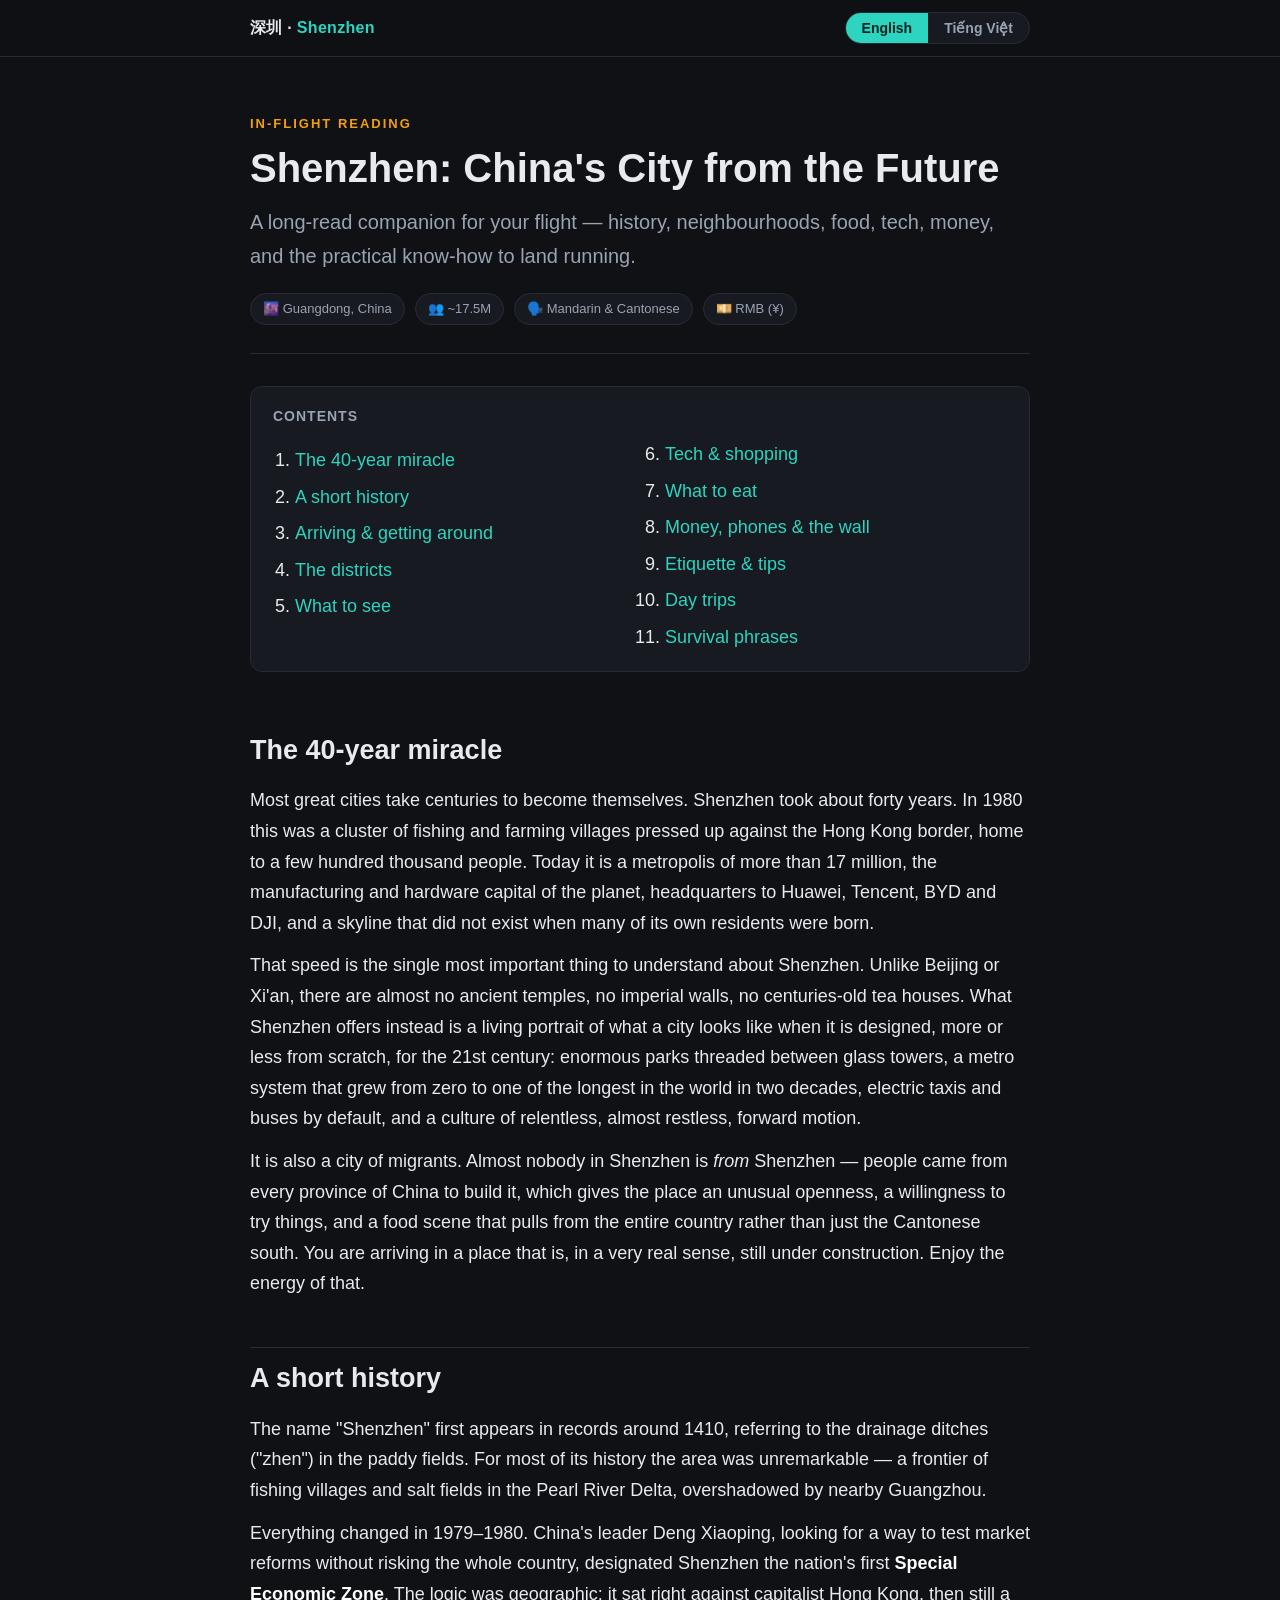
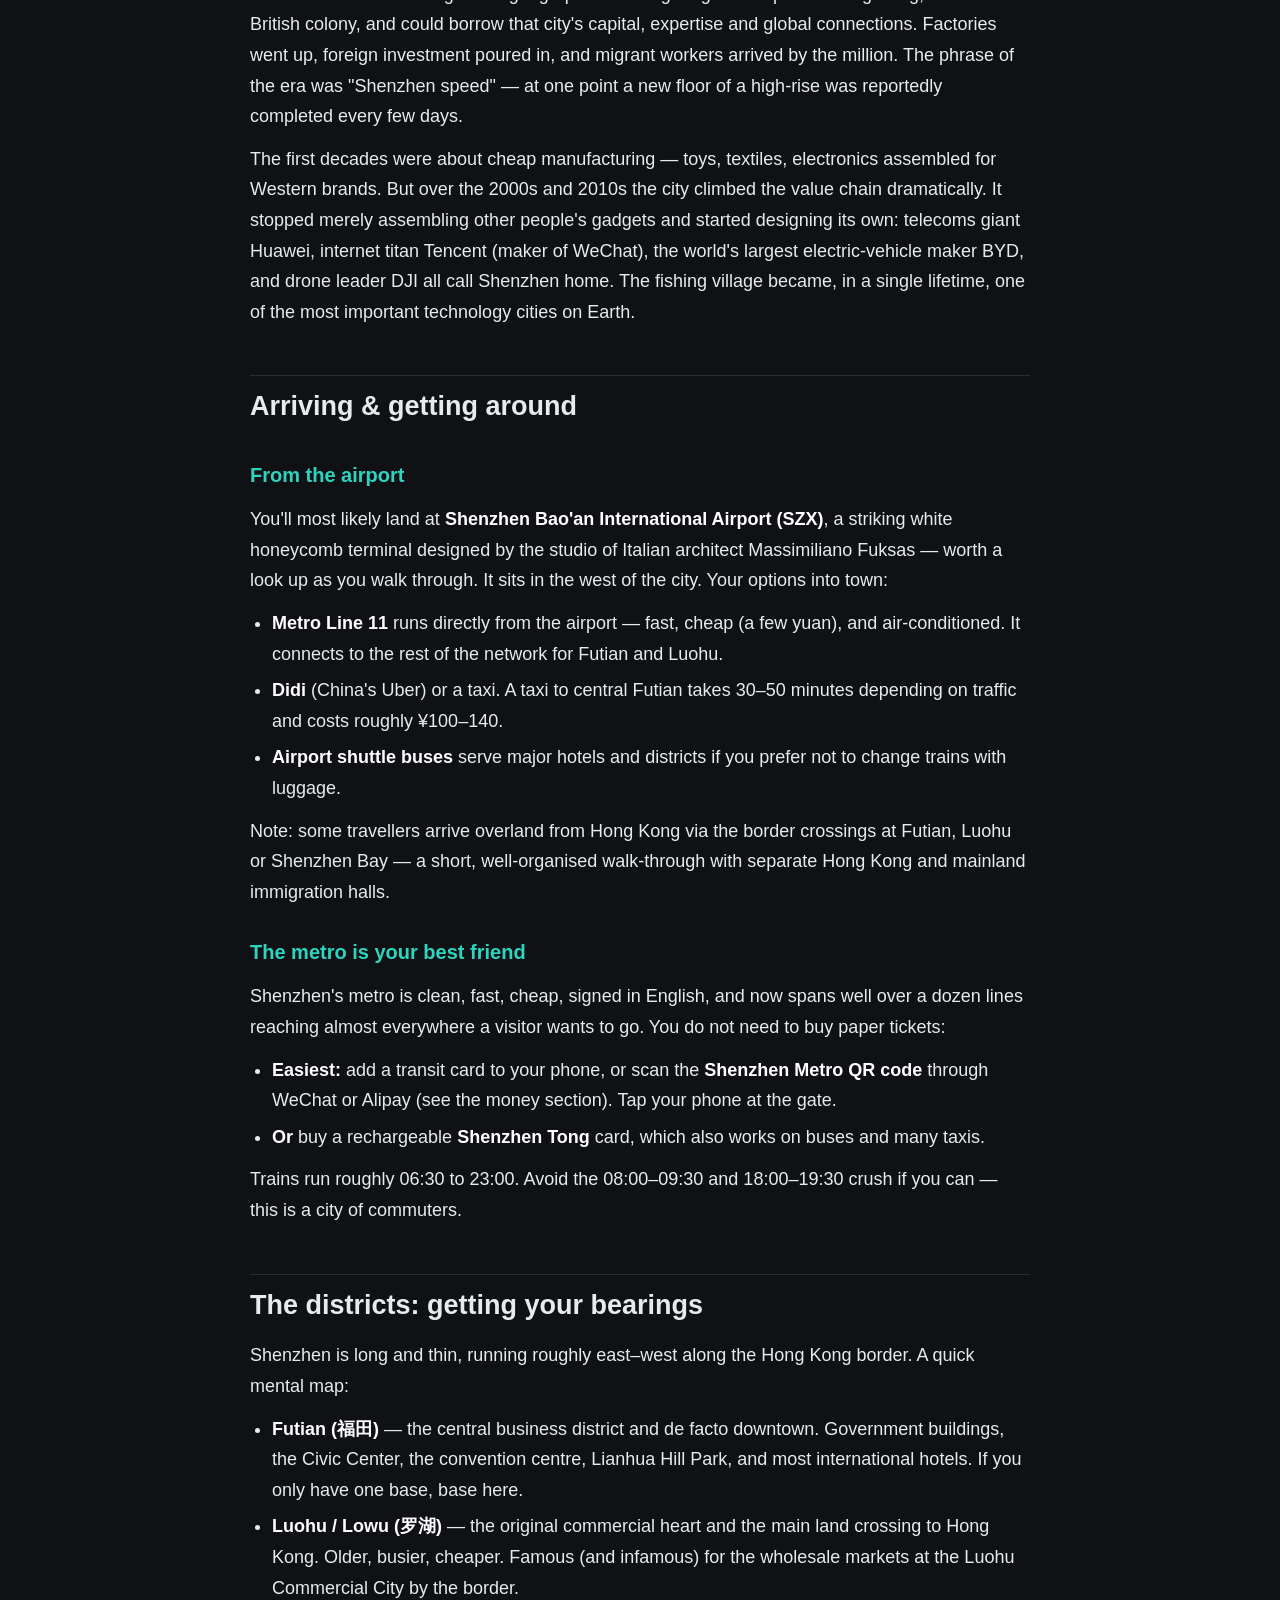
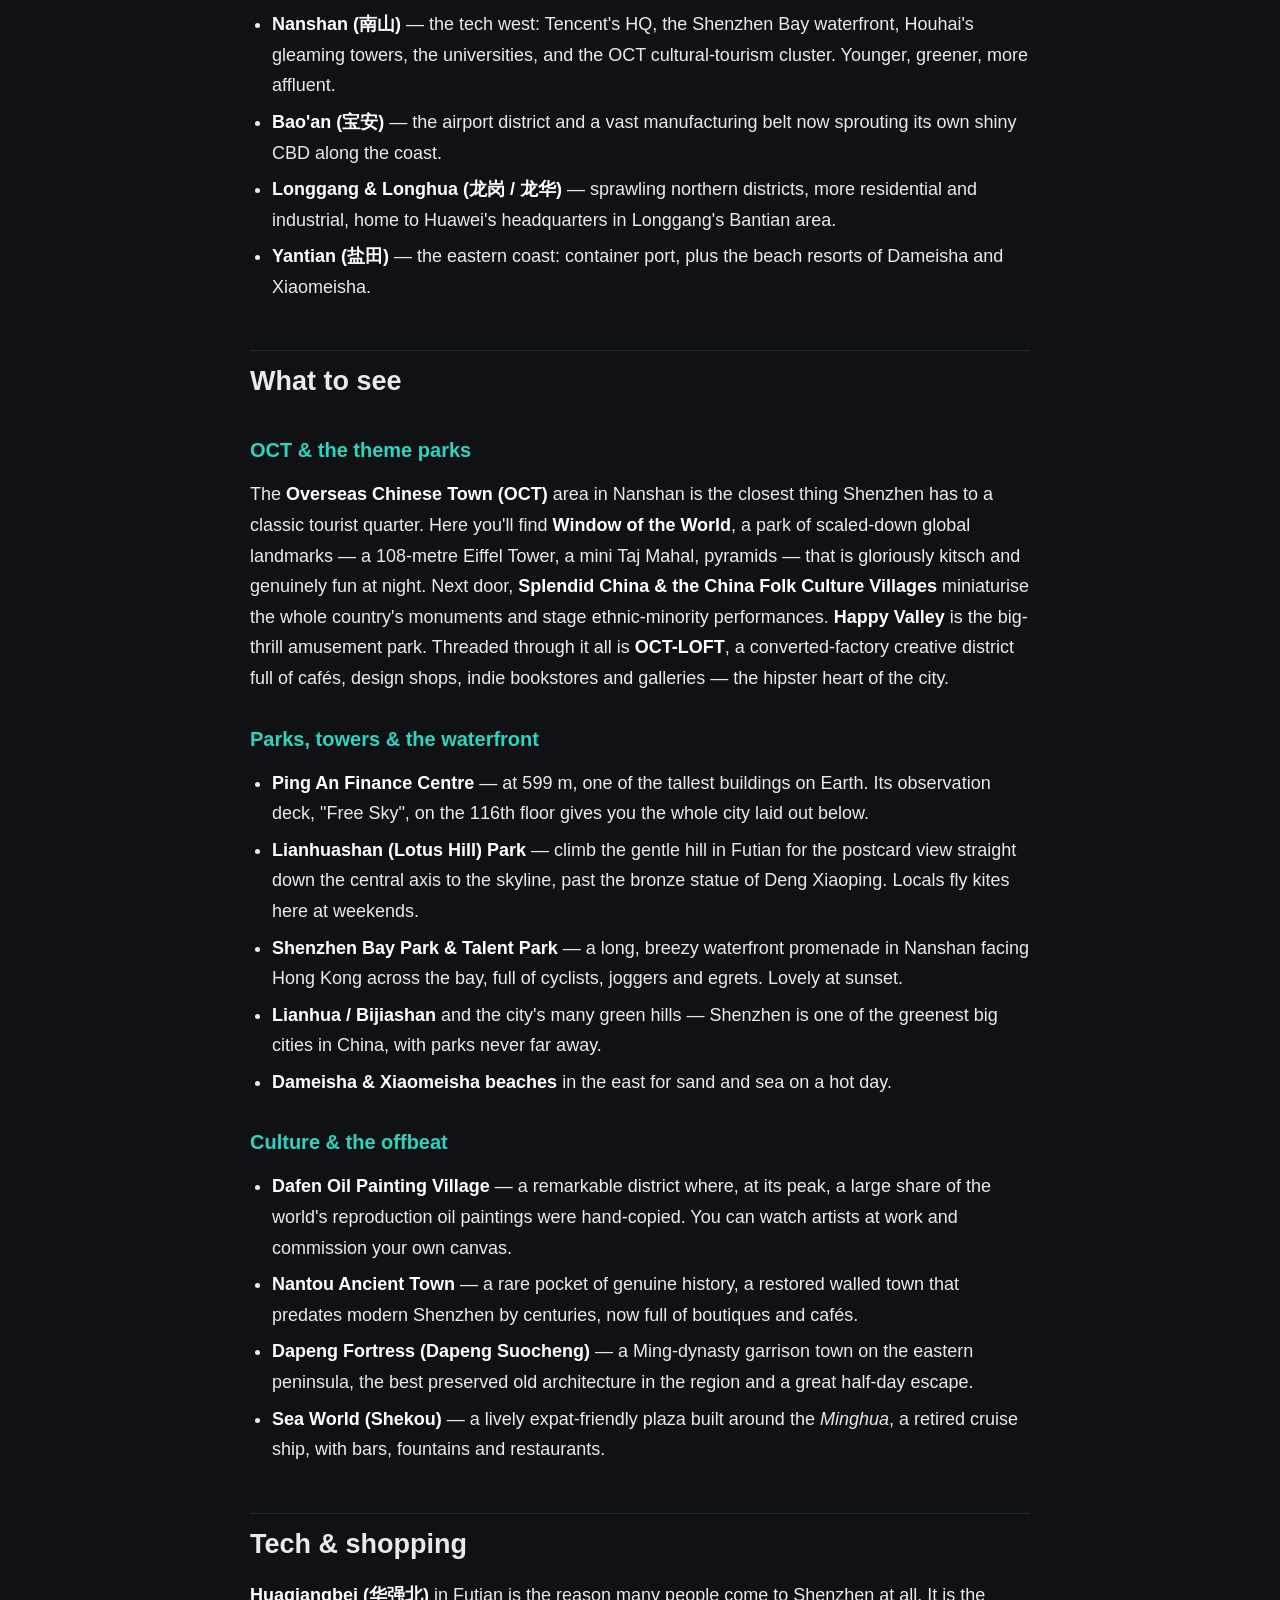
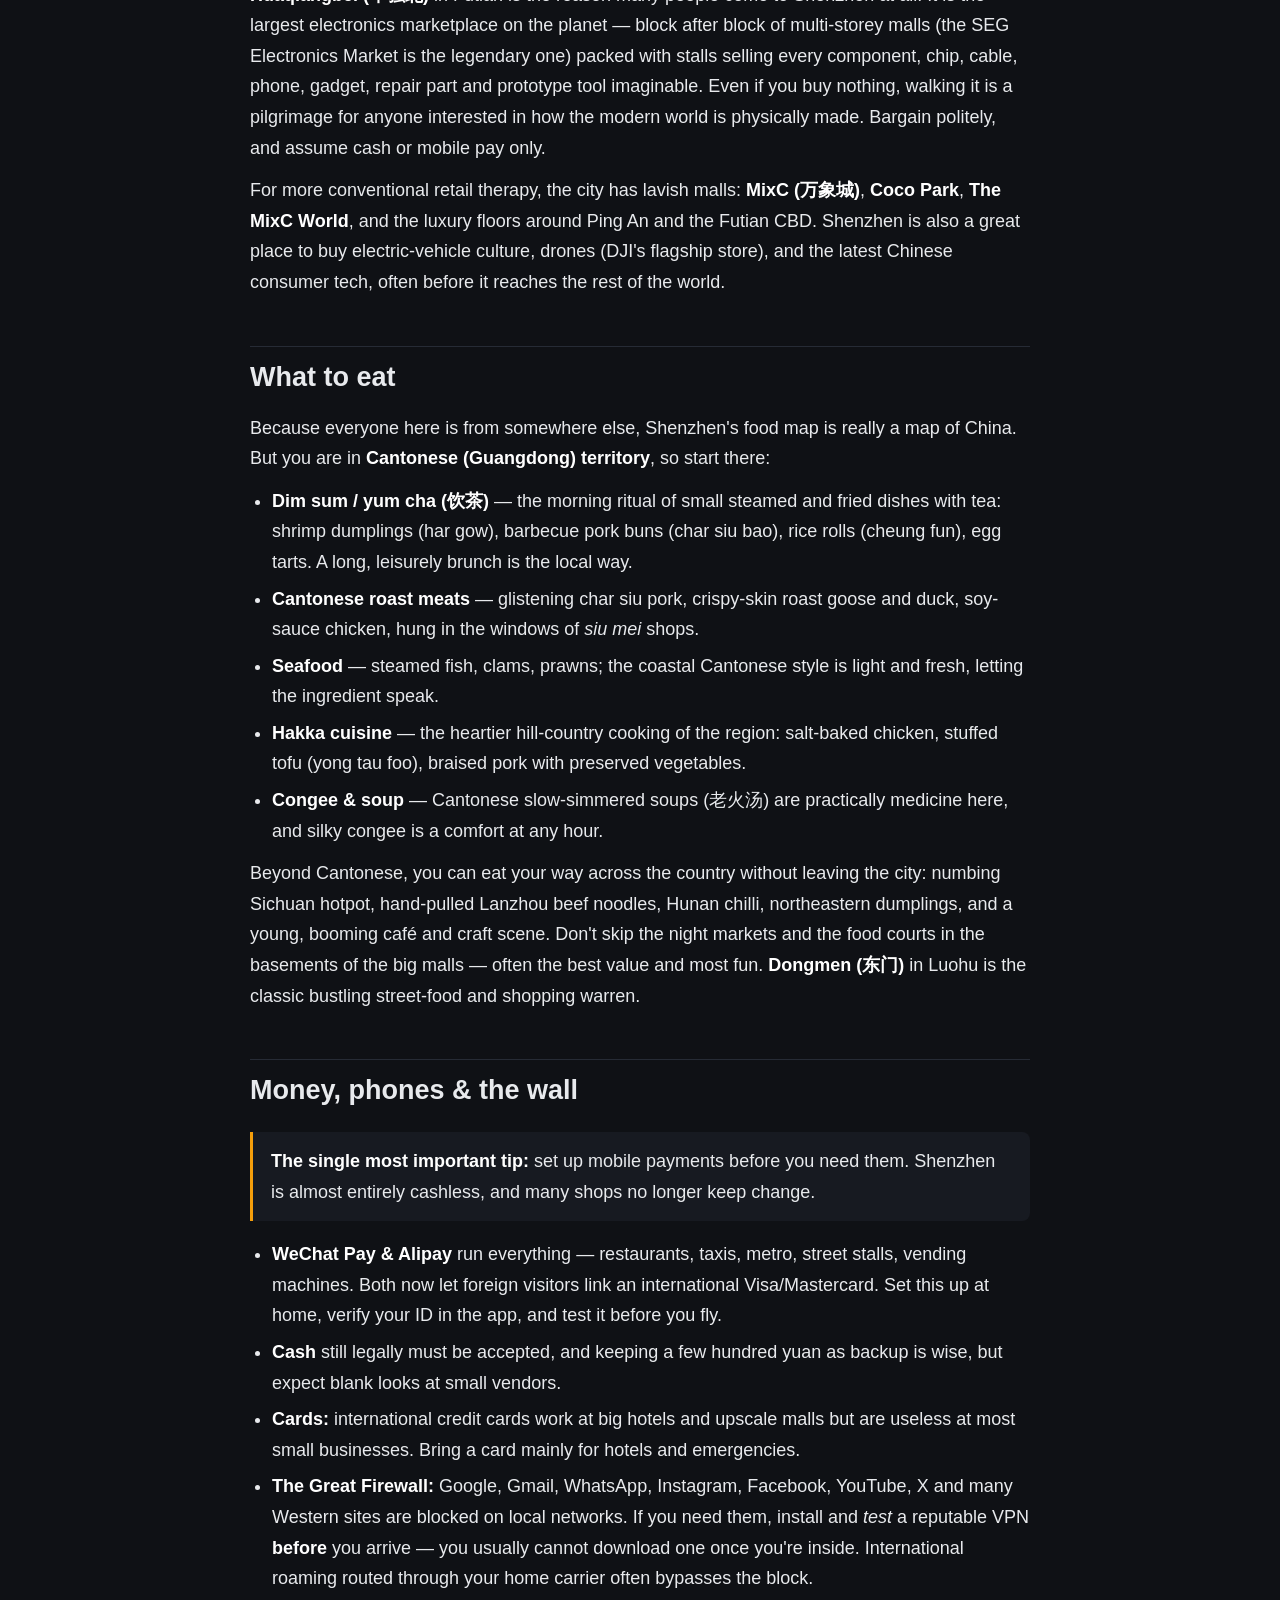
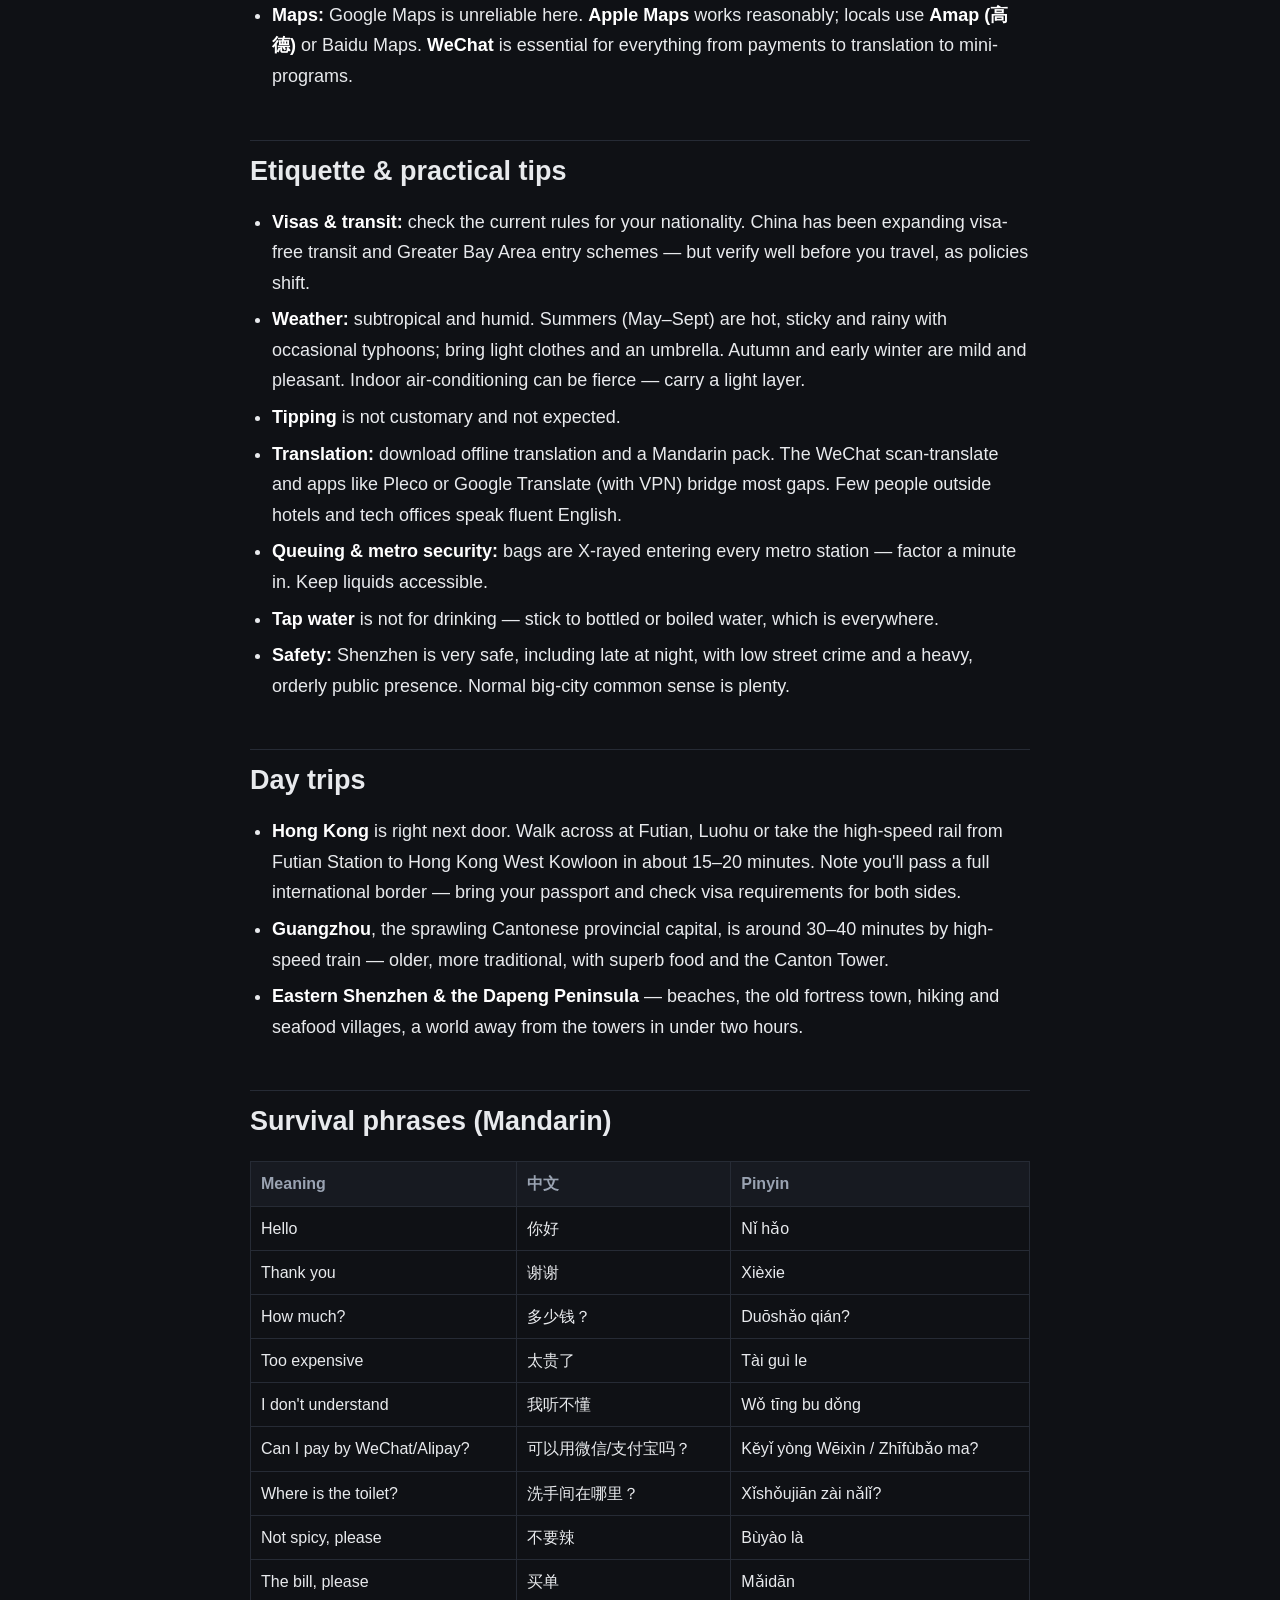
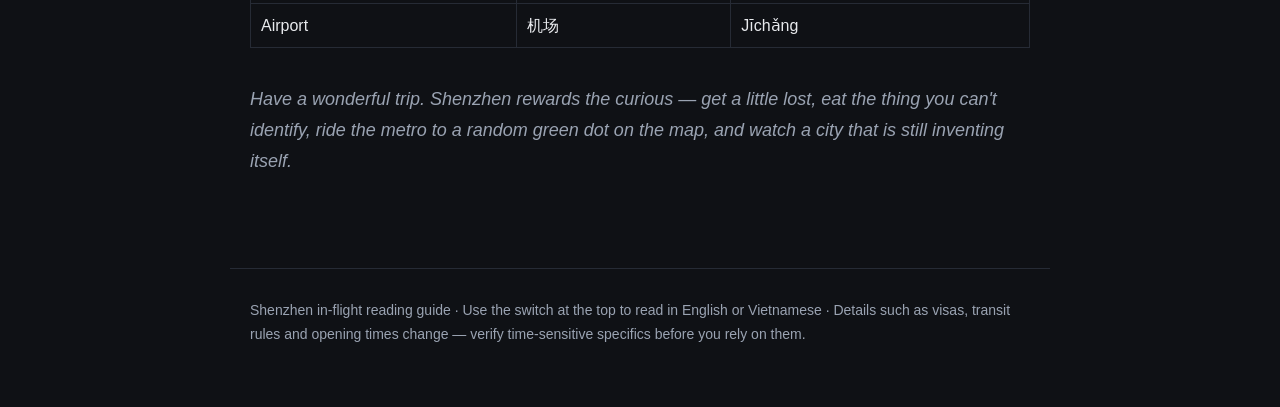
<file: index.html>
<!DOCTYPE html>
<html lang="en">
<head>
<meta charset="UTF-8">
<meta name="viewport" content="width=device-width, initial-scale=1.0">
<title>Shenzhen Travel Guide / Cẩm nang du lịch Thâm Quyến</title>
<style>
  :root{
    --bg:#0f1115;
    --panel:#171a21;
    --ink:#e8eaed;
    --muted:#9aa3b2;
    --accent:#2dd4bf;
    --accent-2:#f59e0b;
    --line:#262b35;
    --maxw:820px;
  }
  *{box-sizing:border-box;}
  html{scroll-behavior:smooth;}
  body{
    margin:0;
    font-family:-apple-system,BlinkMacSystemFont,"Segoe UI",Roboto,Helvetica,Arial,"Noto Sans","Noto Sans Vietnamese",sans-serif;
    background:var(--bg);
    color:var(--ink);
    line-height:1.7;
    font-size:18px;
    -webkit-font-smoothing:antialiased;
  }
  header{
    position:sticky;
    top:0;
    z-index:50;
    background:rgba(15,17,21,0.92);
    backdrop-filter:blur(8px);
    border-bottom:1px solid var(--line);
  }
  .bar{
    max-width:var(--maxw);
    margin:0 auto;
    padding:12px 20px;
    display:flex;
    align-items:center;
    justify-content:space-between;
    gap:12px;
  }
  .brand{
    font-weight:700;
    font-size:16px;
    letter-spacing:.3px;
    color:var(--ink);
  }
  .brand span{color:var(--accent);}
  .toggle{
    display:inline-flex;
    border:1px solid var(--line);
    border-radius:999px;
    overflow:hidden;
    background:var(--panel);
  }
  .toggle button{
    appearance:none;
    border:0;
    background:transparent;
    color:var(--muted);
    padding:7px 16px;
    font-size:14px;
    font-weight:600;
    cursor:pointer;
    transition:.15s;
  }
  .toggle button.active{
    background:var(--accent);
    color:#06231f;
  }
  main{
    max-width:var(--maxw);
    margin:0 auto;
    padding:0 20px 80px;
  }
  .hero{
    padding:56px 0 28px;
    border-bottom:1px solid var(--line);
    margin-bottom:32px;
  }
  .hero .kicker{
    color:var(--accent-2);
    font-weight:700;
    text-transform:uppercase;
    letter-spacing:2px;
    font-size:13px;
  }
  h1{
    font-size:40px;
    line-height:1.15;
    margin:10px 0 14px;
  }
  .lede{color:var(--muted);font-size:20px;margin:0;}
  h2{
    font-size:27px;
    margin:48px 0 6px;
    padding-top:8px;
    border-top:1px solid var(--line);
  }
  h2:first-of-type{border-top:0;}
  h3{font-size:20px;margin:28px 0 4px;color:var(--accent);}
  p{margin:12px 0;}
  ul,ol{margin:12px 0;padding-left:22px;}
  li{margin:6px 0;}
  a{color:var(--accent);}
  strong{color:#fff;}
  .meta{
    display:flex;flex-wrap:wrap;gap:10px;margin-top:20px;
  }
  .chip{
    border:1px solid var(--line);
    background:var(--panel);
    color:var(--muted);
    padding:4px 12px;
    border-radius:999px;
    font-size:13px;
  }
  blockquote{
    margin:18px 0;
    padding:14px 18px;
    background:var(--panel);
    border-left:3px solid var(--accent-2);
    border-radius:0 8px 8px 0;
    color:var(--ink);
  }
  .toc{
    background:var(--panel);
    border:1px solid var(--line);
    border-radius:12px;
    padding:18px 22px;
    margin:28px 0;
  }
  .toc h4{margin:0 0 10px;font-size:14px;text-transform:uppercase;letter-spacing:1px;color:var(--muted);}
  .toc ol{columns:2;column-gap:28px;margin:0;}
  .toc a{text-decoration:none;}
  .phrase-table{width:100%;border-collapse:collapse;margin:16px 0;font-size:16px;}
  .phrase-table th,.phrase-table td{border:1px solid var(--line);padding:8px 10px;text-align:left;vertical-align:top;}
  .phrase-table th{background:var(--panel);color:var(--muted);font-weight:600;}
  footer{
    max-width:var(--maxw);margin:0 auto;padding:30px 20px 60px;
    color:var(--muted);font-size:14px;border-top:1px solid var(--line);
  }
  .lang-vi{display:none;}
  body.vi .lang-en{display:none;}
  body.vi .lang-vi{display:block;}
  body.vi li.lang-vi{display:list-item;}
  body.vi tr.lang-vi{display:table-row;}
  @media (max-width:560px){
    body{font-size:17px;}
    h1{font-size:31px;}
    .toc ol{columns:1;}
    .hero{padding:36px 0 22px;}
  }
</style>
</head>
<body class="en">
<header>
  <div class="bar">
    <div class="brand">深圳 · <span>Shenzhen</span></div>
    <div class="toggle" role="group" aria-label="Language switch">
      <button id="btn-en" class="active" onclick="setLang('en')">English</button>
      <button id="btn-vi" onclick="setLang('vi')">Tiếng Việt</button>
    </div>
  </div>
</header>

<main>
  <section class="hero">
    <div class="kicker">
      <span class="lang-en">In-flight reading</span>
      <span class="lang-vi">Đọc trên chuyến bay</span>
    </div>
    <h1>
      <span class="lang-en">Shenzhen: China's City from the Future</span>
      <span class="lang-vi">Thâm Quyến: Thành phố đến từ tương lai của Trung Quốc</span>
    </h1>
    <p class="lede">
      <span class="lang-en">A long-read companion for your flight — history, neighbourhoods, food, tech, money, and the practical know-how to land running.</span>
      <span class="lang-vi">Bài đọc dài cho chuyến bay của bạn — lịch sử, các khu phố, ẩm thực, công nghệ, tiền bạc và những kinh nghiệm thực tế để bắt nhịp ngay khi hạ cánh.</span>
    </p>
    <div class="meta">
      <span class="chip">🌆 <span class="lang-en">Guangdong, China</span><span class="lang-vi">Quảng Đông, Trung Quốc</span></span>
      <span class="chip">👥 ~17.5M</span>
      <span class="chip">🗣️ <span class="lang-en">Mandarin &amp; Cantonese</span><span class="lang-vi">Tiếng Quan Thoại &amp; Quảng Đông</span></span>
      <span class="chip">💴 RMB (¥)</span>
    </div>
  </section>

  <!-- TABLE OF CONTENTS -->
  <div class="toc">
    <h4><span class="lang-en">Contents</span><span class="lang-vi">Mục lục</span></h4>
    <ol>
      <li><a href="#intro"><span class="lang-en">The 40-year miracle</span><span class="lang-vi">Kỳ tích 40 năm</span></a></li>
      <li><a href="#history"><span class="lang-en">A short history</span><span class="lang-vi">Lịch sử tóm tắt</span></a></li>
      <li><a href="#arriving"><span class="lang-en">Arriving &amp; getting around</span><span class="lang-vi">Đến nơi &amp; di chuyển</span></a></li>
      <li><a href="#districts"><span class="lang-en">The districts</span><span class="lang-vi">Các quận</span></a></li>
      <li><a href="#see"><span class="lang-en">What to see</span><span class="lang-vi">Điểm tham quan</span></a></li>
      <li><a href="#tech"><span class="lang-en">Tech &amp; shopping</span><span class="lang-vi">Công nghệ &amp; mua sắm</span></a></li>
      <li><a href="#food"><span class="lang-en">What to eat</span><span class="lang-vi">Ẩm thực</span></a></li>
      <li><a href="#money"><span class="lang-en">Money, phones &amp; the wall</span><span class="lang-vi">Tiền, điện thoại &amp; tường lửa</span></a></li>
      <li><a href="#etiquette"><span class="lang-en">Etiquette &amp; tips</span><span class="lang-vi">Phép lịch sự &amp; mẹo</span></a></li>
      <li><a href="#daytrips"><span class="lang-en">Day trips</span><span class="lang-vi">Đi trong ngày</span></a></li>
      <li><a href="#phrases"><span class="lang-en">Survival phrases</span><span class="lang-vi">Câu nói sinh tồn</span></a></li>
    </ol>
  </div>

  <!-- 1 INTRO -->
  <h2 id="intro"><span class="lang-en">The 40-year miracle</span><span class="lang-vi">Kỳ tích 40 năm</span></h2>
  <div class="lang-en">
    <p>Most great cities take centuries to become themselves. Shenzhen took about forty years. In 1980 this was a cluster of fishing and farming villages pressed up against the Hong Kong border, home to a few hundred thousand people. Today it is a metropolis of more than 17 million, the manufacturing and hardware capital of the planet, headquarters to Huawei, Tencent, BYD and DJI, and a skyline that did not exist when many of its own residents were born.</p>
    <p>That speed is the single most important thing to understand about Shenzhen. Unlike Beijing or Xi'an, there are almost no ancient temples, no imperial walls, no centuries-old tea houses. What Shenzhen offers instead is a living portrait of what a city looks like when it is designed, more or less from scratch, for the 21st century: enormous parks threaded between glass towers, a metro system that grew from zero to one of the longest in the world in two decades, electric taxis and buses by default, and a culture of relentless, almost restless, forward motion.</p>
    <p>It is also a city of migrants. Almost nobody in Shenzhen is <em>from</em> Shenzhen — people came from every province of China to build it, which gives the place an unusual openness, a willingness to try things, and a food scene that pulls from the entire country rather than just the Cantonese south. You are arriving in a place that is, in a very real sense, still under construction. Enjoy the energy of that.</p>
  </div>
  <div class="lang-vi">
    <p>Hầu hết các thành phố lớn cần hàng thế kỷ để trở thành chính mình. Thâm Quyến chỉ mất khoảng bốn mươi năm. Năm 1980, nơi đây chỉ là một cụm làng chài và làng nông giáp ranh giới Hồng Kông, với vài trăm nghìn dân. Ngày nay, đó là một đô thị hơn 17 triệu người, là thủ phủ sản xuất và phần cứng của hành tinh, trụ sở của Huawei, Tencent, BYD và DJI, với một đường chân trời chưa từng tồn tại khi nhiều cư dân của chính nó ra đời.</p>
    <p>Tốc độ ấy là điều quan trọng nhất cần hiểu về Thâm Quyến. Khác với Bắc Kinh hay Tây An, ở đây gần như không có đền cổ, không có thành lũy đế vương, không có quán trà hàng trăm năm tuổi. Thay vào đó, Thâm Quyến cho bạn thấy một bức chân dung sống động về việc một thành phố trông ra sao khi được thiết kế gần như từ con số không cho thế kỷ 21: những công viên khổng lồ len lỏi giữa các tòa tháp kính, một hệ thống tàu điện ngầm phát triển từ con số 0 thành một trong những mạng lưới dài nhất thế giới chỉ trong hai thập kỷ, taxi và xe buýt điện là mặc định, cùng một văn hóa luôn tiến về phía trước không ngừng nghỉ.</p>
    <p>Đây cũng là thành phố của những người nhập cư. Gần như không ai ở Thâm Quyến là người gốc Thâm Quyến — người ta đến từ mọi tỉnh thành của Trung Quốc để xây dựng nó, điều này tạo nên sự cởi mở khác thường, sự sẵn lòng thử nghiệm, và một nền ẩm thực hội tụ từ khắp cả nước chứ không chỉ riêng miền Quảng Đông. Bạn đang đến một nơi mà, theo đúng nghĩa đen, vẫn đang được xây dựng. Hãy tận hưởng nguồn năng lượng ấy.</p>
  </div>

  <!-- 2 HISTORY -->
  <h2 id="history"><span class="lang-en">A short history</span><span class="lang-vi">Lịch sử tóm tắt</span></h2>
  <div class="lang-en">
    <p>The name "Shenzhen" first appears in records around 1410, referring to the drainage ditches ("zhen") in the paddy fields. For most of its history the area was unremarkable — a frontier of fishing villages and salt fields in the Pearl River Delta, overshadowed by nearby Guangzhou.</p>
    <p>Everything changed in 1979–1980. China's leader Deng Xiaoping, looking for a way to test market reforms without risking the whole country, designated Shenzhen the nation's first <strong>Special Economic Zone</strong>. The logic was geographic: it sat right against capitalist Hong Kong, then still a British colony, and could borrow that city's capital, expertise and global connections. Factories went up, foreign investment poured in, and migrant workers arrived by the million. The phrase of the era was "Shenzhen speed" — at one point a new floor of a high-rise was reportedly completed every few days.</p>
    <p>The first decades were about cheap manufacturing — toys, textiles, electronics assembled for Western brands. But over the 2000s and 2010s the city climbed the value chain dramatically. It stopped merely assembling other people's gadgets and started designing its own: telecoms giant Huawei, internet titan Tencent (maker of WeChat), the world's largest electric-vehicle maker BYD, and drone leader DJI all call Shenzhen home. The fishing village became, in a single lifetime, one of the most important technology cities on Earth.</p>
  </div>
  <div class="lang-vi">
    <p>Cái tên "Thâm Quyến" lần đầu xuất hiện trong sử sách khoảng năm 1410, ám chỉ những con mương ("quyến") trên các thửa ruộng. Trong phần lớn lịch sử, vùng này khá tầm thường — một vùng biên cương của làng chài và ruộng muối ở đồng bằng Châu Giang, bị lu mờ bởi Quảng Châu gần đó.</p>
    <p>Mọi thứ thay đổi vào năm 1979–1980. Nhà lãnh đạo Đặng Tiểu Bình, khi tìm cách thử nghiệm cải cách thị trường mà không mạo hiểm cả nước, đã chọn Thâm Quyến làm <strong>Đặc khu Kinh tế</strong> đầu tiên của quốc gia. Lý do là về địa lý: nó nằm sát Hồng Kông tư bản, khi ấy còn là thuộc địa của Anh, và có thể mượn vốn, chuyên môn cùng các mối quan hệ toàn cầu của thành phố đó. Nhà máy mọc lên, đầu tư nước ngoài đổ vào, lao động nhập cư đến hàng triệu người. Câu nói của thời đại ấy là "tốc độ Thâm Quyến" — có thời điểm cứ vài ngày lại hoàn thành một tầng của tòa cao ốc.</p>
    <p>Những thập kỷ đầu là về sản xuất giá rẻ — đồ chơi, dệt may, lắp ráp điện tử cho các thương hiệu phương Tây. Nhưng qua thập niên 2000 và 2010, thành phố leo lên chuỗi giá trị một cách ngoạn mục. Nó không còn chỉ lắp ráp thiết bị cho người khác mà bắt đầu tự thiết kế: gã khổng lồ viễn thông Huawei, ông lớn internet Tencent (cha đẻ của WeChat), hãng xe điện lớn nhất thế giới BYD, và hãng dẫn đầu về drone DJI đều đặt trụ sở tại Thâm Quyến. Làng chài đã trở thành, chỉ trong một đời người, một trong những thành phố công nghệ quan trọng nhất hành tinh.</p>
  </div>

  <!-- 3 ARRIVING -->
  <h2 id="arriving"><span class="lang-en">Arriving &amp; getting around</span><span class="lang-vi">Đến nơi &amp; di chuyển</span></h2>
  <h3><span class="lang-en">From the airport</span><span class="lang-vi">Từ sân bay</span></h3>
  <div class="lang-en">
    <p>You'll most likely land at <strong>Shenzhen Bao'an International Airport (SZX)</strong>, a striking white honeycomb terminal designed by the studio of Italian architect Massimiliano Fuksas — worth a look up as you walk through. It sits in the west of the city. Your options into town:</p>
    <ul>
      <li><strong>Metro Line 11</strong> runs directly from the airport — fast, cheap (a few yuan), and air-conditioned. It connects to the rest of the network for Futian and Luohu.</li>
      <li><strong>Didi</strong> (China's Uber) or a taxi. A taxi to central Futian takes 30–50 minutes depending on traffic and costs roughly ¥100–140.</li>
      <li><strong>Airport shuttle buses</strong> serve major hotels and districts if you prefer not to change trains with luggage.</li>
    </ul>
    <p>Note: some travellers arrive overland from Hong Kong via the border crossings at Futian, Luohu or Shenzhen Bay — a short, well-organised walk-through with separate Hong Kong and mainland immigration halls.</p>
  </div>
  <div class="lang-vi">
    <p>Nhiều khả năng bạn sẽ hạ cánh tại <strong>Sân bay Quốc tế Bảo An Thâm Quyến (SZX)</strong>, một nhà ga hình tổ ong màu trắng ấn tượng do studio của kiến trúc sư người Ý Massimiliano Fuksas thiết kế — đáng để ngước nhìn khi bạn đi qua. Sân bay nằm ở phía tây thành phố. Các lựa chọn vào trung tâm:</p>
    <ul>
      <li><strong>Tàu điện ngầm tuyến 11</strong> chạy thẳng từ sân bay — nhanh, rẻ (vài tệ) và có điều hòa. Nó kết nối với phần còn lại của mạng lưới đến Phúc Điền và La Hồ.</li>
      <li><strong>Didi</strong> (Uber của Trung Quốc) hoặc taxi. Taxi đến trung tâm Phúc Điền mất 30–50 phút tùy giao thông, giá khoảng ¥100–140.</li>
      <li><strong>Xe buýt đưa đón sân bay</strong> phục vụ các khách sạn và quận lớn nếu bạn không muốn đổi tàu khi mang hành lý.</li>
    </ul>
    <p>Lưu ý: một số du khách đến bằng đường bộ từ Hồng Kông qua các cửa khẩu Phúc Điền, La Hồ hoặc Vịnh Thâm Quyến — một lối đi bộ ngắn, được tổ chức tốt với sảnh xuất nhập cảnh riêng của Hồng Kông và đại lục.</p>
  </div>

  <h3><span class="lang-en">The metro is your best friend</span><span class="lang-vi">Tàu điện ngầm là bạn thân của bạn</span></h3>
  <div class="lang-en">
    <p>Shenzhen's metro is clean, fast, cheap, signed in English, and now spans well over a dozen lines reaching almost everywhere a visitor wants to go. You do not need to buy paper tickets:</p>
    <ul>
      <li><strong>Easiest:</strong> add a transit card to your phone, or scan the <strong>Shenzhen Metro QR code</strong> through WeChat or Alipay (see the money section). Tap your phone at the gate.</li>
      <li><strong>Or</strong> buy a rechargeable <strong>Shenzhen Tong</strong> card, which also works on buses and many taxis.</li>
    </ul>
    <p>Trains run roughly 06:30 to 23:00. Avoid the 08:00–09:30 and 18:00–19:30 crush if you can — this is a city of commuters.</p>
  </div>
  <div class="lang-vi">
    <p>Tàu điện ngầm Thâm Quyến sạch sẽ, nhanh, rẻ, có biển báo tiếng Anh, và nay có hơn một chục tuyến vươn tới gần như mọi nơi du khách muốn đến. Bạn không cần mua vé giấy:</p>
    <ul>
      <li><strong>Dễ nhất:</strong> thêm thẻ giao thông vào điện thoại, hoặc quét <strong>mã QR Metro Thâm Quyến</strong> qua WeChat hoặc Alipay (xem mục tiền). Chạm điện thoại vào cổng.</li>
      <li><strong>Hoặc</strong> mua thẻ nạp tiền <strong>Shenzhen Tong</strong>, dùng được cả trên xe buýt và nhiều taxi.</li>
    </ul>
    <p>Tàu chạy khoảng 06:30 đến 23:00. Nếu có thể, hãy tránh giờ cao điểm 08:00–09:30 và 18:00–19:30 — đây là thành phố của những người đi làm.</p>
  </div>

  <!-- 4 DISTRICTS -->
  <h2 id="districts"><span class="lang-en">The districts: getting your bearings</span><span class="lang-vi">Các quận: định hướng</span></h2>
  <div class="lang-en">
    <p>Shenzhen is long and thin, running roughly east–west along the Hong Kong border. A quick mental map:</p>
    <ul>
      <li><strong>Futian (福田)</strong> — the central business district and de facto downtown. Government buildings, the Civic Center, the convention centre, Lianhua Hill Park, and most international hotels. If you only have one base, base here.</li>
      <li><strong>Luohu / Lowu (罗湖)</strong> — the original commercial heart and the main land crossing to Hong Kong. Older, busier, cheaper. Famous (and infamous) for the wholesale markets at the Luohu Commercial City by the border.</li>
      <li><strong>Nanshan (南山)</strong> — the tech west: Tencent's HQ, the Shenzhen Bay waterfront, Houhai's gleaming towers, the universities, and the OCT cultural-tourism cluster. Younger, greener, more affluent.</li>
      <li><strong>Bao'an (宝安)</strong> — the airport district and a vast manufacturing belt now sprouting its own shiny CBD along the coast.</li>
      <li><strong>Longgang &amp; Longhua (龙岗 / 龙华)</strong> — sprawling northern districts, more residential and industrial, home to Huawei's headquarters in Longgang's Bantian area.</li>
      <li><strong>Yantian (盐田)</strong> — the eastern coast: container port, plus the beach resorts of Dameisha and Xiaomeisha.</li>
    </ul>
  </div>
  <div class="lang-vi">
    <p>Thâm Quyến dài và hẹp, chạy theo hướng đông–tây dọc biên giới Hồng Kông. Một bản đồ nhanh trong đầu:</p>
    <ul>
      <li><strong>Phúc Điền (福田)</strong> — khu trung tâm thương mại và trung tâm thành phố trên thực tế. Các tòa nhà chính quyền, Trung tâm Hành chính, trung tâm hội nghị, công viên đồi Liên Hoa, và phần lớn khách sạn quốc tế. Nếu chỉ chọn một nơi lưu trú, hãy chọn đây.</li>
      <li><strong>La Hồ (罗湖)</strong> — trái tim thương mại nguyên thủy và cửa khẩu đường bộ chính sang Hồng Kông. Cổ hơn, đông hơn, rẻ hơn. Nổi tiếng (và tai tiếng) với các chợ bán sỉ ở Luohu Commercial City sát biên giới.</li>
      <li><strong>Nam Sơn (南山)</strong> — phía tây công nghệ: trụ sở Tencent, bờ vịnh Thâm Quyến, các tòa tháp lấp lánh ở Hậu Hải, các trường đại học, và cụm văn hóa-du lịch OCT. Trẻ trung hơn, xanh hơn, sung túc hơn.</li>
      <li><strong>Bảo An (宝安)</strong> — quận sân bay và một vành đai sản xuất rộng lớn nay đang mọc lên khu CBD lấp lánh của riêng mình dọc bờ biển.</li>
      <li><strong>Long Cương &amp; Long Hoa (龙岗 / 龙华)</strong> — các quận phía bắc trải rộng, mang tính dân cư và công nghiệp nhiều hơn, là nơi đặt trụ sở Huawei ở khu Bantian, Long Cương.</li>
      <li><strong>Diêm Điền (盐田)</strong> — bờ biển phía đông: cảng container, cùng các khu nghỉ dưỡng bãi biển Đại Mai Sa và Tiểu Mai Sa.</li>
    </ul>
  </div>

  <!-- 5 SEE -->
  <h2 id="see"><span class="lang-en">What to see</span><span class="lang-vi">Điểm tham quan</span></h2>

  <h3><span class="lang-en">OCT &amp; the theme parks</span><span class="lang-vi">OCT &amp; các công viên chủ đề</span></h3>
  <div class="lang-en">
    <p>The <strong>Overseas Chinese Town (OCT)</strong> area in Nanshan is the closest thing Shenzhen has to a classic tourist quarter. Here you'll find <strong>Window of the World</strong>, a park of scaled-down global landmarks — a 108-metre Eiffel Tower, a mini Taj Mahal, pyramids — that is gloriously kitsch and genuinely fun at night. Next door, <strong>Splendid China &amp; the China Folk Culture Villages</strong> miniaturise the whole country's monuments and stage ethnic-minority performances. <strong>Happy Valley</strong> is the big-thrill amusement park. Threaded through it all is <strong>OCT-LOFT</strong>, a converted-factory creative district full of cafés, design shops, indie bookstores and galleries — the hipster heart of the city.</p>
  </div>
  <div class="lang-vi">
    <p>Khu <strong>Hoa Kiều Thành (OCT)</strong> ở Nam Sơn là thứ gần nhất với một khu du lịch cổ điển mà Thâm Quyến có. Tại đây bạn sẽ thấy <strong>Cửa sổ Thế giới (Window of the World)</strong>, một công viên thu nhỏ các kỳ quan toàn cầu — tháp Eiffel cao 108 mét, đền Taj Mahal mini, các kim tự tháp — vừa hào nhoáng "kitsch" vừa thực sự vui vào ban đêm. Kế bên, <strong>Cẩm Tú Trung Hoa &amp; Làng Văn hóa Dân tộc</strong> thu nhỏ các công trình của cả nước và biểu diễn nghệ thuật của các dân tộc thiểu số. <strong>Happy Valley</strong> là công viên giải trí cảm giác mạnh. Xuyên suốt tất cả là <strong>OCT-LOFT</strong>, một khu sáng tạo cải tạo từ nhà máy đầy quán cà phê, cửa hàng thiết kế, hiệu sách độc lập và phòng tranh — trái tim "hipster" của thành phố.</p>
  </div>

  <h3><span class="lang-en">Parks, towers &amp; the waterfront</span><span class="lang-vi">Công viên, tháp &amp; bờ vịnh</span></h3>
  <div class="lang-en">
    <ul>
      <li><strong>Ping An Finance Centre</strong> — at 599 m, one of the tallest buildings on Earth. Its observation deck, "Free Sky", on the 116th floor gives you the whole city laid out below.</li>
      <li><strong>Lianhuashan (Lotus Hill) Park</strong> — climb the gentle hill in Futian for the postcard view straight down the central axis to the skyline, past the bronze statue of Deng Xiaoping. Locals fly kites here at weekends.</li>
      <li><strong>Shenzhen Bay Park &amp; Talent Park</strong> — a long, breezy waterfront promenade in Nanshan facing Hong Kong across the bay, full of cyclists, joggers and egrets. Lovely at sunset.</li>
      <li><strong>Lianhua / Bijiashan</strong> and the city's many green hills — Shenzhen is one of the greenest big cities in China, with parks never far away.</li>
      <li><strong>Dameisha &amp; Xiaomeisha beaches</strong> in the east for sand and sea on a hot day.</li>
    </ul>
  </div>
  <div class="lang-vi">
    <ul>
      <li><strong>Trung tâm Tài chính Bình An (Ping An)</strong> — cao 599 m, một trong những tòa nhà cao nhất hành tinh. Đài quan sát "Free Sky" ở tầng 116 cho bạn nhìn toàn thành phố trải dưới chân.</li>
      <li><strong>Công viên đồi Liên Hoa (Lotus Hill)</strong> — leo ngọn đồi thoai thoải ở Phúc Điền để có khung cảnh bưu thiếp nhìn thẳng dọc trục trung tâm ra đường chân trời, ngang qua tượng đồng Đặng Tiểu Bình. Người dân thả diều ở đây vào cuối tuần.</li>
      <li><strong>Công viên Vịnh Thâm Quyến &amp; Công viên Nhân Tài</strong> — một lối đi dạo ven biển dài, lộng gió ở Nam Sơn nhìn sang Hồng Kông qua vịnh, đầy người đạp xe, chạy bộ và cò trắng. Tuyệt đẹp lúc hoàng hôn.</li>
      <li><strong>Liên Hoa / Bút Giá Sơn</strong> và vô số đồi xanh của thành phố — Thâm Quyến là một trong những đô thị lớn xanh nhất Trung Quốc, công viên luôn ở gần.</li>
      <li><strong>Bãi biển Đại Mai Sa &amp; Tiểu Mai Sa</strong> ở phía đông cho ngày nắng nóng với cát và biển.</li>
    </ul>
  </div>

  <h3><span class="lang-en">Culture &amp; the offbeat</span><span class="lang-vi">Văn hóa &amp; điều khác lạ</span></h3>
  <div class="lang-en">
    <ul>
      <li><strong>Dafen Oil Painting Village</strong> — a remarkable district where, at its peak, a large share of the world's reproduction oil paintings were hand-copied. You can watch artists at work and commission your own canvas.</li>
      <li><strong>Nantou Ancient Town</strong> — a rare pocket of genuine history, a restored walled town that predates modern Shenzhen by centuries, now full of boutiques and cafés.</li>
      <li><strong>Dapeng Fortress (Dapeng Suocheng)</strong> — a Ming-dynasty garrison town on the eastern peninsula, the best preserved old architecture in the region and a great half-day escape.</li>
      <li><strong>Sea World (Shekou)</strong> — a lively expat-friendly plaza built around the <em>Minghua</em>, a retired cruise ship, with bars, fountains and restaurants.</li>
    </ul>
  </div>
  <div class="lang-vi">
    <ul>
      <li><strong>Làng tranh sơn dầu Đại Phân (Dafen)</strong> — một khu phố đáng kinh ngạc, nơi vào thời đỉnh cao, một phần lớn tranh sơn dầu sao chép của thế giới được chép tay. Bạn có thể xem nghệ sĩ làm việc và đặt vẽ bức tranh của riêng mình.</li>
      <li><strong>Phố cổ Nam Đầu (Nantou)</strong> — một góc lịch sử thật hiếm hoi, một thị trấn có tường thành được phục dựng có trước Thâm Quyến hiện đại hàng thế kỷ, nay đầy cửa hàng và quán cà phê.</li>
      <li><strong>Thành cổ Đại Bằng (Dapeng Suocheng)</strong> — một thị trấn đồn trú thời nhà Minh trên bán đảo phía đông, kiến trúc cổ được bảo tồn tốt nhất trong vùng và là chuyến trốn nửa ngày tuyệt vời.</li>
      <li><strong>Sea World (Xà Khẩu)</strong> — một quảng trường sôi động thân thiện với người nước ngoài, xây quanh tàu du lịch về hưu <em>Minghua</em>, với quán bar, đài phun nước và nhà hàng.</li>
    </ul>
  </div>

  <!-- 6 TECH -->
  <h2 id="tech"><span class="lang-en">Tech &amp; shopping</span><span class="lang-vi">Công nghệ &amp; mua sắm</span></h2>
  <div class="lang-en">
    <p><strong>Huaqiangbei (华强北)</strong> in Futian is the reason many people come to Shenzhen at all. It is the largest electronics marketplace on the planet — block after block of multi-storey malls (the SEG Electronics Market is the legendary one) packed with stalls selling every component, chip, cable, phone, gadget, repair part and prototype tool imaginable. Even if you buy nothing, walking it is a pilgrimage for anyone interested in how the modern world is physically made. Bargain politely, and assume cash or mobile pay only.</p>
    <p>For more conventional retail therapy, the city has lavish malls: <strong>MixC (万象城)</strong>, <strong>Coco Park</strong>, <strong>The MixC World</strong>, and the luxury floors around Ping An and the Futian CBD. Shenzhen is also a great place to buy electric-vehicle culture, drones (DJI's flagship store), and the latest Chinese consumer tech, often before it reaches the rest of the world.</p>
  </div>
  <div class="lang-vi">
    <p><strong>Hoa Cường Bắc (华强北)</strong> ở Phúc Điền là lý do nhiều người đến Thâm Quyến. Đây là chợ điện tử lớn nhất hành tinh — hết dãy nhà này đến dãy nhà khác là các trung tâm thương mại nhiều tầng (chợ điện tử SEG là nơi huyền thoại) chật kín quầy bán mọi linh kiện, chip, cáp, điện thoại, thiết bị, phụ tùng sửa chữa và công cụ tạo mẫu mà bạn có thể tưởng tượng. Dù không mua gì, dạo qua đây cũng là một cuộc hành hương cho bất kỳ ai quan tâm đến cách thế giới hiện đại được tạo ra về mặt vật chất. Hãy mặc cả lịch sự, và giả định chỉ nhận tiền mặt hoặc thanh toán di động.</p>
    <p>Để mua sắm theo kiểu truyền thống hơn, thành phố có các trung tâm thương mại xa hoa: <strong>MixC (万象城)</strong>, <strong>Coco Park</strong>, <strong>The MixC World</strong>, và các tầng hàng hiệu quanh Bình An và CBD Phúc Điền. Thâm Quyến cũng là nơi tuyệt vời để trải nghiệm văn hóa xe điện, drone (cửa hàng flagship của DJI), và công nghệ tiêu dùng Trung Quốc mới nhất, thường trước khi nó đến phần còn lại của thế giới.</p>
  </div>

  <!-- 7 FOOD -->
  <h2 id="food"><span class="lang-en">What to eat</span><span class="lang-vi">Ẩm thực</span></h2>
  <div class="lang-en">
    <p>Because everyone here is from somewhere else, Shenzhen's food map is really a map of China. But you are in <strong>Cantonese (Guangdong) territory</strong>, so start there:</p>
    <ul>
      <li><strong>Dim sum / yum cha (饮茶)</strong> — the morning ritual of small steamed and fried dishes with tea: shrimp dumplings (har gow), barbecue pork buns (char siu bao), rice rolls (cheung fun), egg tarts. A long, leisurely brunch is the local way.</li>
      <li><strong>Cantonese roast meats</strong> — glistening char siu pork, crispy-skin roast goose and duck, soy-sauce chicken, hung in the windows of <em>siu mei</em> shops.</li>
      <li><strong>Seafood</strong> — steamed fish, clams, prawns; the coastal Cantonese style is light and fresh, letting the ingredient speak.</li>
      <li><strong>Hakka cuisine</strong> — the heartier hill-country cooking of the region: salt-baked chicken, stuffed tofu (yong tau foo), braised pork with preserved vegetables.</li>
      <li><strong>Congee &amp; soup</strong> — Cantonese slow-simmered soups (老火汤) are practically medicine here, and silky congee is a comfort at any hour.</li>
    </ul>
    <p>Beyond Cantonese, you can eat your way across the country without leaving the city: numbing Sichuan hotpot, hand-pulled Lanzhou beef noodles, Hunan chilli, northeastern dumplings, and a young, booming café and craft scene. Don't skip the night markets and the food courts in the basements of the big malls — often the best value and most fun. <strong>Dongmen (东门)</strong> in Luohu is the classic bustling street-food and shopping warren.</p>
  </div>
  <div class="lang-vi">
    <p>Vì ai ở đây cũng đến từ nơi khác, bản đồ ẩm thực Thâm Quyến thực ra là bản đồ của cả Trung Quốc. Nhưng bạn đang ở <strong>vùng đất Quảng Đông (Cantonese)</strong>, nên hãy bắt đầu từ đó:</p>
    <ul>
      <li><strong>Dim sum / ẩm trà (饮茶)</strong> — nghi thức buổi sáng với các món hấp và chiên nhỏ dùng kèm trà: há cảo tôm (har gow), bánh bao xá xíu (char siu bao), bánh cuốn (cheung fun), bánh trứng. Một bữa brunch dài thong thả là cách của người địa phương.</li>
      <li><strong>Thịt quay Quảng Đông</strong> — xá xíu bóng mỡ, ngỗng và vịt quay da giòn, gà sốt xì dầu, treo trong cửa kính các tiệm <em>siu mei</em>.</li>
      <li><strong>Hải sản</strong> — cá hấp, nghêu, tôm; phong cách Quảng Đông ven biển nhẹ nhàng và tươi, để nguyên liệu lên tiếng.</li>
      <li><strong>Ẩm thực Khách Gia (Hakka)</strong> — lối nấu đậm đà vùng đồi núi: gà nướng muối, đậu phụ nhồi (yong tau foo), thịt kho rau cải muối.</li>
      <li><strong>Cháo &amp; canh</strong> — các loại canh hầm lâu kiểu Quảng Đông (老火汤) ở đây gần như là thuốc bổ, và cháo mịn là món an ủi vào bất cứ giờ nào.</li>
    </ul>
    <p>Ngoài món Quảng Đông, bạn có thể ăn xuyên cả nước mà không cần rời thành phố: lẩu Tứ Xuyên tê cay, mì bò Lan Châu kéo tay, ớt Hồ Nam, sủi cảo Đông Bắc, cùng một làn sóng quán cà phê và đồ thủ công trẻ trung đang bùng nổ. Đừng bỏ qua chợ đêm và khu ẩm thực ở tầng hầm các trung tâm thương mại lớn — thường ngon, rẻ và vui nhất. <strong>Đông Môn (东门)</strong> ở La Hồ là khu phố ẩm thực đường phố và mua sắm nhộn nhịp kinh điển.</p>
  </div>

  <!-- 8 MONEY -->
  <h2 id="money"><span class="lang-en">Money, phones &amp; the wall</span><span class="lang-vi">Tiền, điện thoại &amp; tường lửa</span></h2>
  <blockquote>
    <span class="lang-en"><strong>The single most important tip:</strong> set up mobile payments before you need them. Shenzhen is almost entirely cashless, and many shops no longer keep change.</span>
    <span class="lang-vi"><strong>Mẹo quan trọng nhất:</strong> cài đặt thanh toán di động trước khi bạn cần đến. Thâm Quyến gần như hoàn toàn không dùng tiền mặt, và nhiều cửa hàng không còn giữ tiền thối.</span>
  </blockquote>
  <div class="lang-en">
    <ul>
      <li><strong>WeChat Pay &amp; Alipay</strong> run everything — restaurants, taxis, metro, street stalls, vending machines. Both now let foreign visitors link an international Visa/Mastercard. Set this up at home, verify your ID in the app, and test it before you fly.</li>
      <li><strong>Cash</strong> still legally must be accepted, and keeping a few hundred yuan as backup is wise, but expect blank looks at small vendors.</li>
      <li><strong>Cards:</strong> international credit cards work at big hotels and upscale malls but are useless at most small businesses. Bring a card mainly for hotels and emergencies.</li>
      <li><strong>The Great Firewall:</strong> Google, Gmail, WhatsApp, Instagram, Facebook, YouTube, X and many Western sites are blocked on local networks. If you need them, install and <em>test</em> a reputable VPN <strong>before</strong> you arrive — you usually cannot download one once you're inside. International roaming routed through your home carrier often bypasses the block.</li>
      <li><strong>Maps:</strong> Google Maps is unreliable here. <strong>Apple Maps</strong> works reasonably; locals use <strong>Amap (高德)</strong> or Baidu Maps. <strong>WeChat</strong> is essential for everything from payments to translation to mini-programs.</li>
    </ul>
  </div>
  <div class="lang-vi">
    <ul>
      <li><strong>WeChat Pay &amp; Alipay</strong> điều hành mọi thứ — nhà hàng, taxi, tàu điện, quầy hàng rong, máy bán hàng tự động. Cả hai nay cho phép du khách nước ngoài liên kết thẻ Visa/Mastercard quốc tế. Hãy cài đặt ở nhà, xác minh danh tính trong ứng dụng, và thử nghiệm trước khi bay.</li>
      <li><strong>Tiền mặt</strong> theo luật vẫn phải được chấp nhận, và giữ vài trăm tệ dự phòng là khôn ngoan, nhưng đừng ngạc nhiên nếu người bán nhỏ lẻ ngơ ngác.</li>
      <li><strong>Thẻ:</strong> thẻ tín dụng quốc tế dùng được ở khách sạn lớn và trung tâm thương mại cao cấp nhưng vô dụng ở hầu hết cửa hàng nhỏ. Hãy mang thẻ chủ yếu cho khách sạn và trường hợp khẩn cấp.</li>
      <li><strong>Tường lửa (Great Firewall):</strong> Google, Gmail, WhatsApp, Instagram, Facebook, YouTube, X và nhiều trang phương Tây bị chặn trên mạng nội địa. Nếu cần, hãy cài và <em>thử</em> một VPN uy tín <strong>trước khi</strong> đến — thường bạn không thể tải sau khi đã vào trong. Chuyển vùng quốc tế qua nhà mạng quê nhà thường vượt được rào chặn.</li>
      <li><strong>Bản đồ:</strong> Google Maps không đáng tin ở đây. <strong>Apple Maps</strong> hoạt động tạm ổn; người địa phương dùng <strong>Amap (高德)</strong> hoặc Baidu Maps. <strong>WeChat</strong> là thiết yếu cho mọi thứ từ thanh toán đến dịch thuật đến mini-program.</li>
    </ul>
  </div>

  <!-- 9 ETIQUETTE -->
  <h2 id="etiquette"><span class="lang-en">Etiquette &amp; practical tips</span><span class="lang-vi">Phép lịch sự &amp; mẹo thực tế</span></h2>
  <div class="lang-en">
    <ul>
      <li><strong>Visas &amp; transit:</strong> check the current rules for your nationality. China has been expanding visa-free transit and Greater Bay Area entry schemes — but verify well before you travel, as policies shift.</li>
      <li><strong>Weather:</strong> subtropical and humid. Summers (May–Sept) are hot, sticky and rainy with occasional typhoons; bring light clothes and an umbrella. Autumn and early winter are mild and pleasant. Indoor air-conditioning can be fierce — carry a light layer.</li>
      <li><strong>Tipping</strong> is not customary and not expected.</li>
      <li><strong>Translation:</strong> download offline translation and a Mandarin pack. The WeChat scan-translate and apps like Pleco or Google Translate (with VPN) bridge most gaps. Few people outside hotels and tech offices speak fluent English.</li>
      <li><strong>Queuing &amp; metro security:</strong> bags are X-rayed entering every metro station — factor a minute in. Keep liquids accessible.</li>
      <li><strong>Tap water</strong> is not for drinking — stick to bottled or boiled water, which is everywhere.</li>
      <li><strong>Safety:</strong> Shenzhen is very safe, including late at night, with low street crime and a heavy, orderly public presence. Normal big-city common sense is plenty.</li>
    </ul>
  </div>
  <div class="lang-vi">
    <ul>
      <li><strong>Thị thực &amp; quá cảnh:</strong> hãy kiểm tra quy định hiện hành cho quốc tịch của bạn. Trung Quốc đang mở rộng các chương trình quá cảnh miễn thị thực và nhập cảnh Vùng Vịnh Lớn — nhưng hãy xác minh kỹ trước khi đi, vì chính sách thay đổi.</li>
      <li><strong>Thời tiết:</strong> cận nhiệt đới và ẩm. Mùa hè (tháng 5–9) nóng, oi và nhiều mưa, thi thoảng có bão; hãy mang quần áo nhẹ và ô. Mùa thu và đầu đông dịu mát, dễ chịu. Điều hòa trong nhà có thể rất lạnh — mang theo một lớp áo mỏng.</li>
      <li><strong>Tiền boa (tip)</strong> không phải thông lệ và không được mong đợi.</li>
      <li><strong>Dịch thuật:</strong> tải bản dịch ngoại tuyến và gói tiếng Quan Thoại. Tính năng quét-dịch của WeChat và các ứng dụng như Pleco hay Google Translate (cần VPN) lấp phần lớn khoảng cách. Ít người ngoài khách sạn và văn phòng công nghệ nói tiếng Anh trôi chảy.</li>
      <li><strong>Xếp hàng &amp; an ninh tàu điện:</strong> túi xách bị soi chiếu khi vào mỗi ga tàu — hãy tính thêm một phút. Để chất lỏng ở chỗ dễ lấy.</li>
      <li><strong>Nước máy</strong> không dùng để uống — hãy dùng nước đóng chai hoặc nước đun sôi, có ở khắp nơi.</li>
      <li><strong>An toàn:</strong> Thâm Quyến rất an toàn, kể cả đêm khuya, tội phạm đường phố thấp và lực lượng công cộng đông, trật tự. Chỉ cần sự cẩn trọng thông thường của đô thị lớn là đủ.</li>
    </ul>
  </div>

  <!-- 10 DAYTRIPS -->
  <h2 id="daytrips"><span class="lang-en">Day trips</span><span class="lang-vi">Đi trong ngày</span></h2>
  <div class="lang-en">
    <ul>
      <li><strong>Hong Kong</strong> is right next door. Walk across at Futian, Luohu or take the high-speed rail from Futian Station to Hong Kong West Kowloon in about 15–20 minutes. Note you'll pass a full international border — bring your passport and check visa requirements for both sides.</li>
      <li><strong>Guangzhou</strong>, the sprawling Cantonese provincial capital, is around 30–40 minutes by high-speed train — older, more traditional, with superb food and the Canton Tower.</li>
      <li><strong>Eastern Shenzhen &amp; the Dapeng Peninsula</strong> — beaches, the old fortress town, hiking and seafood villages, a world away from the towers in under two hours.</li>
    </ul>
  </div>
  <div class="lang-vi">
    <ul>
      <li><strong>Hồng Kông</strong> ngay sát bên. Đi bộ qua tại Phúc Điền, La Hồ hoặc đi tàu cao tốc từ ga Phúc Điền đến Tây Cửu Long (Hồng Kông) trong khoảng 15–20 phút. Lưu ý bạn sẽ qua một biên giới quốc tế đầy đủ — hãy mang hộ chiếu và kiểm tra yêu cầu thị thực cho cả hai phía.</li>
      <li><strong>Quảng Châu</strong>, thủ phủ trải rộng của tỉnh Quảng Đông, cách khoảng 30–40 phút bằng tàu cao tốc — cổ kính hơn, truyền thống hơn, với ẩm thực tuyệt vời và tháp Quảng Châu (Canton Tower).</li>
      <li><strong>Đông Thâm Quyến &amp; bán đảo Đại Bằng</strong> — bãi biển, thị trấn pháo đài cổ, đi bộ đường dài và các làng hải sản, một thế giới khác xa các tòa tháp, chỉ trong chưa đầy hai giờ.</li>
    </ul>
  </div>

  <!-- 11 PHRASES -->
  <h2 id="phrases"><span class="lang-en">Survival phrases (Mandarin)</span><span class="lang-vi">Câu nói sinh tồn (tiếng Quan Thoại)</span></h2>
  <table class="phrase-table">
    <thead>
      <tr>
        <th><span class="lang-en">Meaning</span><span class="lang-vi">Nghĩa</span></th>
        <th>中文</th>
        <th>Pinyin</th>
      </tr>
    </thead>
    <tbody>
      <tr><td><span class="lang-en">Hello</span><span class="lang-vi">Xin chào</span></td><td>你好</td><td>Nǐ hǎo</td></tr>
      <tr><td><span class="lang-en">Thank you</span><span class="lang-vi">Cảm ơn</span></td><td>谢谢</td><td>Xièxie</td></tr>
      <tr><td><span class="lang-en">How much?</span><span class="lang-vi">Bao nhiêu tiền?</span></td><td>多少钱？</td><td>Duōshǎo qián?</td></tr>
      <tr><td><span class="lang-en">Too expensive</span><span class="lang-vi">Đắt quá</span></td><td>太贵了</td><td>Tài guì le</td></tr>
      <tr><td><span class="lang-en">I don't understand</span><span class="lang-vi">Tôi không hiểu</span></td><td>我听不懂</td><td>Wǒ tīng bu dǒng</td></tr>
      <tr><td><span class="lang-en">Can I pay by WeChat/Alipay?</span><span class="lang-vi">Tôi trả bằng WeChat/Alipay được không?</span></td><td>可以用微信/支付宝吗？</td><td>Kěyǐ yòng Wēixìn / Zhīfùbǎo ma?</td></tr>
      <tr><td><span class="lang-en">Where is the toilet?</span><span class="lang-vi">Nhà vệ sinh ở đâu?</span></td><td>洗手间在哪里？</td><td>Xǐshǒujiān zài nǎlǐ?</td></tr>
      <tr><td><span class="lang-en">Not spicy, please</span><span class="lang-vi">Xin đừng cay</span></td><td>不要辣</td><td>Bùyào là</td></tr>
      <tr><td><span class="lang-en">The bill, please</span><span class="lang-vi">Tính tiền</span></td><td>买单</td><td>Mǎidān</td></tr>
      <tr><td><span class="lang-en">Airport</span><span class="lang-vi">Sân bay</span></td><td>机场</td><td>Jīchǎng</td></tr>
    </tbody>
  </table>

  <div class="lang-en">
    <p style="margin-top:36px;color:var(--muted);"><em>Have a wonderful trip. Shenzhen rewards the curious — get a little lost, eat the thing you can't identify, ride the metro to a random green dot on the map, and watch a city that is still inventing itself.</em></p>
  </div>
  <div class="lang-vi">
    <p style="margin-top:36px;color:var(--muted);"><em>Chúc bạn một chuyến đi tuyệt vời. Thâm Quyến hậu đãi những người tò mò — hãy lạc một chút, ăn món bạn không gọi tên được, đi tàu điện đến một chấm xanh ngẫu nhiên trên bản đồ, và ngắm một thành phố vẫn đang tự tái tạo chính mình.</em></p>
  </div>
</main>

<footer>
  <span class="lang-en">Shenzhen in-flight reading guide · Use the switch at the top to read in English or Vietnamese · Details such as visas, transit rules and opening times change — verify time-sensitive specifics before you rely on them.</span>
  <span class="lang-vi">Cẩm nang đọc trên chuyến bay về Thâm Quyến · Dùng nút chuyển ở phía trên để đọc bằng tiếng Anh hoặc tiếng Việt · Các chi tiết như thị thực, quy định quá cảnh và giờ mở cửa có thể thay đổi — hãy xác minh những thông tin nhạy cảm về thời gian trước khi dựa vào chúng.</span>
</footer>

<script>
  function setLang(lang){
    document.body.classList.remove('en','vi');
    document.body.classList.add(lang);
    document.documentElement.lang = (lang === 'vi') ? 'vi' : 'en';
    document.getElementById('btn-en').classList.toggle('active', lang === 'en');
    document.getElementById('btn-vi').classList.toggle('active', lang === 'vi');
    try { localStorage.setItem('sz-lang', lang); } catch(e){}
  }
  (function(){
    var saved = 'en';
    try { saved = localStorage.getItem('sz-lang') || 'en'; } catch(e){}
    setLang(saved);
  })();
</script>
</body>
</html>
</file>
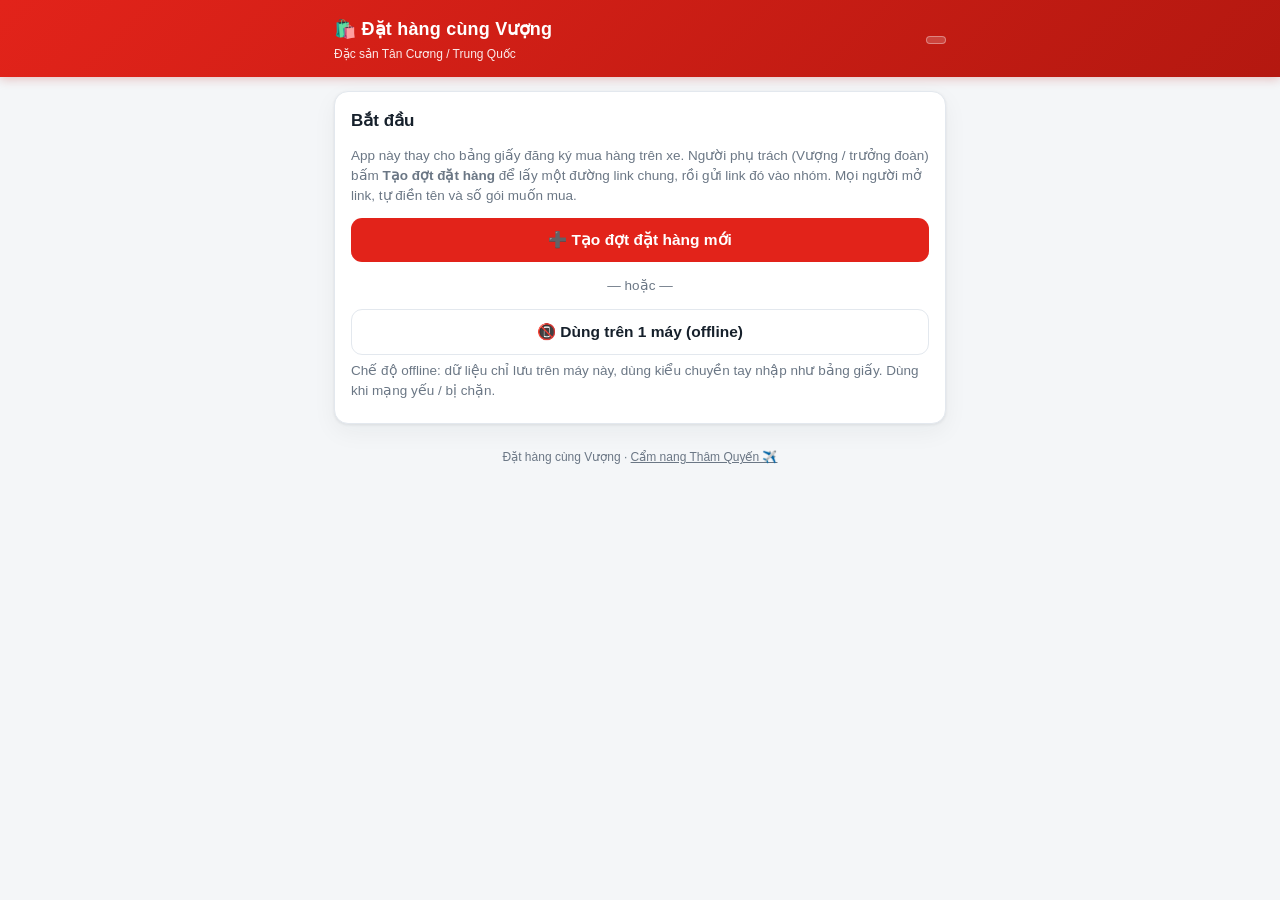
<file: dat-hang.html>
<!DOCTYPE html>
<html lang="vi">
<head>
<meta charset="UTF-8">
<meta name="viewport" content="width=device-width, initial-scale=1.0, maximum-scale=1, viewport-fit=cover">
<title>Đặt hàng cùng Vượng</title>
<style>
  :root{
    --bg:#f4f6f8; --card:#ffffff; --ink:#16202b; --muted:#6b7785;
    --line:#e3e8ee; --accent:#e2231a; --accent-d:#b41810; --ok:#13a36b; --warn:#b9770a;
    --shadow:0 1px 3px rgba(20,30,40,.08),0 8px 24px rgba(20,30,40,.05);
  }
  *{box-sizing:border-box;-webkit-tap-highlight-color:transparent;}
  html,body{margin:0;padding:0;}
  body{
    font-family:-apple-system,BlinkMacSystemFont,"Segoe UI",Roboto,"Noto Sans","Noto Sans Vietnamese",Arial,sans-serif;
    background:var(--bg); color:var(--ink); line-height:1.5; font-size:16px;
    -webkit-font-smoothing:antialiased; padding-bottom:30px;
  }
  .wrap{max-width:640px;margin:0 auto;padding:0 14px;}
  header.app{
    background:linear-gradient(135deg,var(--accent),var(--accent-d));
    color:#fff;padding:16px 0 14px;position:sticky;top:0;z-index:30;
    box-shadow:0 2px 10px rgba(180,24,16,.25);
  }
  header.app .wrap{display:flex;align-items:center;justify-content:space-between;gap:10px;}
  header.app h1{font-size:18px;margin:0;font-weight:800;letter-spacing:.2px;}
  header.app .sub{font-size:12px;opacity:.9;margin-top:2px;}
  .pill{background:rgba(255,255,255,.18);border:1px solid rgba(255,255,255,.35);color:#fff;
    font-size:11px;padding:3px 9px;border-radius:999px;font-weight:600;white-space:nowrap;}

  .banner{margin:12px 0;padding:11px 13px;border-radius:10px;font-size:13.5px;display:none;}
  .banner.warn{background:#fff7e6;border:1px solid #f5d999;color:#7a5200;display:block;}
  .banner.ok{background:#e7f7ef;border:1px solid #abe2c8;color:#0c6b46;display:block;}

  .card{background:var(--card);border:1px solid var(--line);border-radius:14px;
    padding:16px;margin:14px 0;box-shadow:var(--shadow);}
  h2{font-size:17px;margin:2px 0 12px;}
  h3{font-size:14px;margin:18px 0 6px;color:var(--muted);text-transform:uppercase;letter-spacing:.5px;}
  p.note{color:var(--muted);font-size:13.5px;margin:6px 0;}
  label.fld{display:block;font-size:13px;color:var(--muted);margin:10px 0 4px;font-weight:600;}
  input[type=text],input[type=number]{
    width:100%;padding:11px 12px;border:1.5px solid var(--line);border-radius:10px;
    font-size:16px;font-family:inherit;background:#fff;color:var(--ink);
  }
  input:focus{outline:none;border-color:var(--accent);}

  .btn{display:inline-flex;align-items:center;justify-content:center;gap:7px;
    border:0;border-radius:11px;padding:13px 16px;font-size:15.5px;font-weight:700;
    cursor:pointer;font-family:inherit;width:100%;transition:.12s;}
  .btn.primary{background:var(--accent);color:#fff;}
  .btn.primary:active{background:var(--accent-d);}
  .btn.ghost{background:#fff;color:var(--ink);border:1.5px solid var(--line);}
  .btn.ghost:active{background:#f1f4f7;}
  .btn.sm{width:auto;padding:9px 13px;font-size:13.5px;border-radius:9px;}
  .btn.danger{background:#fff;color:var(--accent);border:1.5px solid #f0c4c1;}
  .btnrow{display:flex;gap:9px;flex-wrap:wrap;margin-top:12px;}
  .btnrow .btn{flex:1;}

  /* tabs */
  nav.tabs{display:flex;gap:6px;background:#eef1f5;border-radius:12px;padding:5px;margin:14px 0;}
  nav.tabs button{flex:1;border:0;background:transparent;padding:10px 6px;border-radius:9px;
    font-size:13.5px;font-weight:700;color:var(--muted);cursor:pointer;font-family:inherit;}
  nav.tabs button.active{background:#fff;color:var(--ink);box-shadow:var(--shadow);}

  /* product order rows */
  .prow{display:flex;align-items:center;gap:12px;padding:12px 0;border-bottom:1px solid var(--line);}
  .prow:last-child{border-bottom:0;}
  .pinfo{flex:1;min-width:0;}
  .pname{font-weight:700;font-size:15px;}
  .pzh{color:var(--muted);font-weight:400;font-size:13px;}
  .pprice{font-size:12.5px;color:var(--muted);margin-top:2px;}
  .pline{font-size:12.5px;color:var(--accent);font-weight:700;margin-top:2px;min-height:16px;}
  .stp{display:flex;align-items:center;gap:0;border:1.5px solid var(--line);border-radius:10px;overflow:hidden;flex:0 0 auto;}
  .stp button{width:38px;height:42px;border:0;background:#f4f6f8;font-size:20px;font-weight:700;
    color:var(--ink);cursor:pointer;line-height:1;}
  .stp button:active{background:#e7ebf0;}
  .stp input{width:46px;height:42px;border:0;border-left:1.5px solid var(--line);border-right:1.5px solid var(--line);
    text-align:center;font-size:16px;font-weight:700;border-radius:0;padding:0;}
  .stp input::-webkit-outer-spin-button,.stp input::-webkit-inner-spin-button{-webkit-appearance:none;margin:0;}

  .totalbar{position:sticky;bottom:0;background:#fff;border-top:1px solid var(--line);
    margin:14px -16px -16px;padding:13px 16px;border-radius:0 0 14px 14px;
    display:flex;align-items:center;justify-content:space-between;gap:10px;}
  .totalbar .amt{font-size:20px;font-weight:800;color:var(--accent);}

  /* summary table */
  .tablewrap{overflow-x:auto;-webkit-overflow-scrolling:touch;border:1px solid var(--line);border-radius:10px;}
  table{border-collapse:collapse;width:100%;font-size:13px;min-width:560px;}
  th,td{border-bottom:1px solid var(--line);border-right:1px solid var(--line);padding:8px 9px;text-align:center;white-space:nowrap;}
  th{background:#f4f6f8;color:var(--muted);font-weight:700;position:sticky;top:0;}
  td.name,th.name{text-align:left;position:sticky;left:0;background:#fff;z-index:1;font-weight:600;}
  th.name{background:#f4f6f8;z-index:2;}
  tr:nth-child(even) td{background:#fbfcfd;}
  tr:nth-child(even) td.name{background:#fbfcfd;}
  tfoot td{font-weight:800;background:#fff7f6 !important;color:var(--ink);border-top:2px solid var(--accent);}
  td.tot{color:var(--accent);font-weight:800;}
  .mine{background:#fffbe9 !important;}

  .combo{display:flex;align-items:center;gap:10px;padding:10px 0;border-bottom:1px solid var(--line);}
  .combo:last-child{border-bottom:0;}
  .combo .cn{flex:1;font-weight:600;font-size:14.5px;}
  .combo .cb{font-size:12.5px;color:var(--muted);}
  .bar{height:7px;background:#eef1f5;border-radius:6px;overflow:hidden;margin-top:4px;}
  .bar>i{display:block;height:100%;background:var(--ok);border-radius:6px;}
  .tag{font-size:11px;font-weight:700;padding:2px 8px;border-radius:999px;}
  .tag.full{background:#e7f7ef;color:var(--ok);}
  .tag.part{background:#fff3e0;color:var(--warn);}

  .sharebox{display:flex;gap:8px;align-items:stretch;}
  .sharebox input{font-size:13px;}
  .linklist{display:flex;gap:14px;flex-wrap:wrap;margin-top:10px;}
  .linklist a{font-size:13px;}
  .hidden{display:none !important;}
  .center{text-align:center;}
  .mt0{margin-top:0;}
  textarea{width:100%;min-height:70px;border:1.5px solid var(--line);border-radius:10px;padding:10px;font-family:inherit;font-size:14px;}
  .owneronly{display:none;}
  body.is-owner .owneronly{display:block;}
  .delx{color:var(--accent);cursor:pointer;font-weight:700;}
  small.hint{color:var(--muted);font-size:12px;}
  footer{ text-align:center;color:var(--muted);font-size:12px;margin:24px 0 8px;}
  footer a{color:var(--muted);}
</style>
</head>
<body>
<header class="app">
  <div class="wrap">
    <div>
      <h1>🛍️ Đặt hàng cùng Vượng</h1>
      <div class="sub" id="hdrSub">Đặc sản Tân Cương / Trung Quốc</div>
    </div>
    <span class="pill" id="roomPill"></span>
  </div>
</header>

<div class="wrap">
  <div class="banner" id="banner"></div>

  <!-- ============ LANDING (no room) ============ -->
  <section id="screen-landing">
    <div class="card">
      <h2 class="mt0">Bắt đầu</h2>
      <p class="note">App này thay cho bảng giấy đăng ký mua hàng trên xe. Người phụ trách (Vượng / trưởng đoàn) bấm <b>Tạo đợt đặt hàng</b> để lấy một đường link chung, rồi gửi link đó vào nhóm. Mọi người mở link, tự điền tên và số gói muốn mua.</p>
      <div class="btnrow">
        <button class="btn primary" onclick="createRoom()">➕ Tạo đợt đặt hàng mới</button>
      </div>
      <p class="note center" style="margin-top:14px">— hoặc —</p>
      <div class="btnrow">
        <button class="btn ghost" onclick="startOffline()">📵 Dùng trên 1 máy (offline)</button>
      </div>
      <p class="note">Chế độ offline: dữ liệu chỉ lưu trên máy này, dùng kiểu chuyền tay nhập như bảng giấy. Dùng khi mạng yếu / bị chặn.</p>
    </div>
  </section>

  <!-- ============ SHARE (after create) ============ -->
  <section id="screen-share" class="hidden">
    <div class="card">
      <h2 class="mt0">✅ Đã tạo đợt đặt hàng</h2>
      <p class="note">Sao chép đường link dưới đây và gửi vào nhóm WeChat / Zalo của đoàn. Ai mở link cũng đặt vào <b>cùng một danh sách</b>.</p>
      <label class="fld">Link chung của đoàn</label>
      <div class="sharebox">
        <input type="text" id="shareUrl" readonly onclick="this.select()">
        <button class="btn primary sm" style="flex:0 0 auto" onclick="copyShare()">Sao chép</button>
      </div>
      <div class="linklist">
        <a href="#" onclick="shareNative(event)">📤 Chia sẻ…</a>
      </div>
      <div class="btnrow" style="margin-top:18px">
        <button class="btn primary" onclick="go('order')">Bắt đầu đặt hàng →</button>
      </div>
    </div>
  </section>

  <!-- ============ MAIN APP ============ -->
  <section id="screen-app" class="hidden">
    <nav class="tabs">
      <button id="tab-order" class="active" onclick="go('order')">Đặt hàng</button>
      <button id="tab-sum" onclick="go('sum')">Tổng hợp</button>
      <button id="tab-cat" class="owneronly" onclick="go('cat')" style="display:none">Sản phẩm</button>
    </nav>

    <!-- ORDER TAB -->
    <div id="view-order">
      <div class="card">
        <h2 class="mt0" id="orderTitle">Đơn của bạn</h2>
        <label class="fld">Tên của bạn</label>
        <input type="text" id="custName" placeholder="VD: Dung" autocomplete="off">
        <h3>Chọn số gói</h3>
        <div id="prodList"></div>
        <div class="totalbar">
          <span>Tổng đơn</span>
          <span class="amt"><span id="orderTotal">0</span> tệ</span>
        </div>
      </div>
      <div class="btnrow">
        <button class="btn primary" onclick="saveOrder()">💾 Lưu đơn</button>
        <button class="btn ghost" onclick="newOrder()">＋ Đơn mới</button>
      </div>
      <div class="btnrow">
        <button class="btn ghost sm" onclick="copyMyCode()">📤 Sao chép mã đơn (gửi Vượng nếu không vào được link)</button>
      </div>
      <p class="note center" id="offHint"></p>
    </div>

    <!-- SUMMARY TAB -->
    <div id="view-sum" class="hidden">
      <div class="card">
        <div style="display:flex;justify-content:space-between;align-items:center;gap:8px">
          <h2 class="mt0">Tổng hợp đơn</h2>
          <button class="btn ghost sm" style="flex:0 0 auto" onclick="refresh(true)">🔄 Làm mới</button>
        </div>
        <p class="note" id="syncInfo"></p>
        <div class="tablewrap"><table id="sumTable"></table></div>
        <div class="btnrow">
          <button class="btn ghost sm" onclick="copySummary()">📋 Sao chép bảng</button>
          <button class="btn ghost sm" onclick="downloadCSV()">⬇️ Tải CSV</button>
        </div>
      </div>

      <div class="card">
        <h2 class="mt0">Gom đơn theo combo</h2>
        <p class="note">Mỗi sản phẩm tính theo combo (vd việt quất 5 gói = 100 tệ). Bảng dưới giúp xem mỗi món đã gom đủ bao nhiêu combo, còn dư mấy gói.</p>
        <div id="comboList"></div>
        <div class="totalbar">
          <span>Tổng tiền cả đoàn</span>
          <span class="amt"><span id="grandTotal">0</span> tệ</span>
        </div>
      </div>

      <div class="card owneronly">
        <h3 class="mt0">Công cụ người phụ trách</h3>
        <div class="btnrow">
          <button class="btn danger sm" onclick="clearAll()">🗑️ Xoá toàn bộ đơn</button>
        </div>
        <p class="note">Người phụ trách có thể xoá / sửa mọi đơn (chạm vào dòng trong bảng).</p>
      </div>

      <details class="card">
        <summary style="cursor:pointer;font-weight:700">📥 Nhập đơn bằng mã (khi ai đó offline)</summary>
        <p class="note">Nếu một người không vào được link chung, họ bấm "Sao chép mã đơn" ở máy họ rồi gửi cho người phụ trách. Dán mã vào đây để thêm vào danh sách.</p>
        <textarea id="importBox" placeholder="Dán mã đơn ở đây…"></textarea>
        <div class="btnrow"><button class="btn ghost sm" onclick="importCode()">Thêm vào danh sách</button></div>
      </details>
    </div>

    <!-- CATALOG TAB -->
    <div id="view-cat" class="hidden">
      <div class="card">
        <h2 class="mt0">Sản phẩm & giá</h2>
        <p class="note">Định dạng: <b>số gói trong combo / giá combo (tệ)</b>. VD 5 / 100 = 5 gói giá 100 tệ. Đơn giá mỗi gói = giá ÷ số gói. Kiểm tra lại theo bảng giấy và sửa nếu cần.</p>
        <div id="catList"></div>
        <div class="btnrow">
          <button class="btn ghost sm" onclick="addProduct()">＋ Thêm sản phẩm</button>
          <button class="btn primary sm" onclick="saveCatalog()">💾 Lưu sản phẩm</button>
        </div>
      </div>
    </div>
  </section>

  <footer>
    Đặt hàng cùng Vượng · <a href="index.html">Cẩm nang Thâm Quyến ✈️</a>
  </footer>
</div>

<script>
/* ============================================================
   DỮ LIỆU MẶC ĐỊNH (đọc từ bảng giấy — sửa được ở tab Sản phẩm)
   q = số gói trong 1 combo, p = giá combo (tệ)
============================================================ */
const DEFAULT_CATALOG = [
  {id:'tk', vi:'Táo khô',                 zh:'干枣',   q:3, p:100},
  {id:'oc', vi:'Óc chó (táo nhồi óc chó)',zh:'核桃枣', q:3, p:100},
  {id:'he', vi:'Táo hạt điều',            zh:'腰果枣', q:3, p:100},
  {id:'vq', vi:'Việt quất',               zh:'蓝莓',   q:5, p:100},
  {id:'rb', vi:'Rong biển',               zh:'海苔',   q:5, p:100},
  {id:'kt', vi:'Kỉ tử đen',               zh:'黑枸杞', q:2, p:100},
  {id:'nk', vi:'Nấm khô (nấm hương giòn)',zh:'香菇脆', q:3, p:100},
  {id:'sl', vi:'Sữa lạc đà',              zh:'骆驼奶', q:1, p:100},
  {id:'bp', vi:'Bảo Phu Linh',            zh:'宝肤灵', q:1, p:300},
];

/* ============================================================
   KHO DỮ LIỆU CHUNG — jsonblob (không cần đăng ký, không API key)
============================================================ */
const Store = {
  base:'https://jsonblob.com/api/jsonBlob',
  async create(obj){
    const r = await fetch(this.base,{method:'POST',
      headers:{'Content-Type':'application/json','Accept':'application/json'},
      body:JSON.stringify(obj)});
    if(!r.ok) throw new Error('create '+r.status);
    const loc = r.headers.get('Location')||'';
    const id = loc.split('/').filter(Boolean).pop();
    if(!id) throw new Error('no-id');
    return id;
  },
  async get(id){
    const r = await fetch(this.base+'/'+id,{headers:{'Accept':'application/json'}});
    if(!r.ok) throw new Error('get '+r.status);
    return r.json();
  },
  async put(id,obj){
    const r = await fetch(this.base+'/'+id,{method:'PUT',
      headers:{'Content-Type':'application/json','Accept':'application/json'},
      body:JSON.stringify(obj)});
    if(!r.ok) throw new Error('put '+r.status);
    return true;
  }
};

/* ============================================================
   TRẠNG THÁI
============================================================ */
let DATA = {title:'Đặt hàng cùng Vượng', createdAt:'', catalog:clone(DEFAULT_CATALOG), orders:[]};
let roomId = null;          // id kho chung (null = offline)
let remote = false;         // có dùng kho chung không
let isOwner = false;        // máy này là người tạo đợt
let editId = null;          // đang sửa đơn nào
let pollTimer = null;

function clone(x){return JSON.parse(JSON.stringify(x));}
function $(id){return document.getElementById(id);}
function uid(){return Math.random().toString(36).slice(2,8)+Date.now().toString(36).slice(-3);}
function fmt(n){ n=Math.round(n*100)/100; return Number.isInteger(n)? String(n) : String(n).replace(/(\.\d*?)0+$/,'$1').replace(/\.$/,''); }
function unit(p){return p.p/p.q;}
function lineMoney(prod,qty){return unit(prod)*qty;}

/* ---- nhận diện máy này: id thiết bị + danh sách đơn của mình ---- */
function deviceKey(){let k=localStorage.getItem('dh_device'); if(!k){k=uid();localStorage.setItem('dh_device',k);} return k;}
function myOrderIds(){try{return JSON.parse(localStorage.getItem('dh_my_'+(roomId||'local'))||'[]');}catch(e){return[];}}
function addMyOrder(id){const a=myOrderIds(); if(!a.includes(id)){a.push(id);localStorage.setItem('dh_my_'+(roomId||'local'),JSON.stringify(a));}}
function ownsOrder(id){return isOwner || myOrderIds().includes(id);}

/* ============================================================
   KHỞI ĐỘNG
============================================================ */
window.addEventListener('DOMContentLoaded', init);
async function init(){
  const m = location.hash.match(/room=([A-Za-z0-9]+)/) || location.hash.match(/^#([A-Za-z0-9]{6,})$/);
  if(m){
    roomId = m[1]; remote = true;
    isOwner = localStorage.getItem('dh_owner_'+roomId)==='1';
    showLoading();
    try{
      DATA = normalize(await Store.get(roomId));
      cacheLocal();
      enterApp();
      startPoll();
    }catch(e){
      // không tải được kho chung -> dùng bản cache nếu có, báo offline
      const c = loadCache();
      if(c){DATA=c;}
      remote=false;
      enterApp();
      setBanner('warn','⚠️ Không kết nối được kho dữ liệu chung (có thể do mạng/tường lửa). Đang xem ở chế độ tạm trên máy này. Thử "Làm mới" khi có mạng.');
    }
  }else{
    $('screen-landing').classList.remove('hidden');
  }
}

function normalize(d){
  d = d||{};
  if(!Array.isArray(d.catalog)||!d.catalog.length) d.catalog = clone(DEFAULT_CATALOG);
  if(!Array.isArray(d.orders)) d.orders=[];
  if(!d.title) d.title='Đặt hàng cùng Vượng';
  return d;
}
function cacheLocal(){localStorage.setItem('dh_cache_'+(roomId||'local'),JSON.stringify(DATA));}
function loadCache(){try{return JSON.parse(localStorage.getItem('dh_cache_'+(roomId||'local')));}catch(e){return null;}}

/* ============================================================
   TẠO ĐỢT / OFFLINE
============================================================ */
async function createRoom(){
  setBanner_clear();
  const init = {title:'Đặt hàng cùng Vượng', createdAt:new Date().toISOString(),
                catalog:clone(DEFAULT_CATALOG), orders:[], device:deviceKey()};
  try{
    showLoading();
    const id = await Store.create(init);
    roomId=id; remote=true; isOwner=true;
    localStorage.setItem('dh_owner_'+id,'1');
    DATA=init; cacheLocal();
    location.hash='room='+id;
    showShare();
  }catch(e){
    hideLoading();
    if(confirm('Không tạo được kho dữ liệu chung (mạng có thể bị chặn).\n\nChuyển sang dùng OFFLINE trên 1 máy?')){
      startOffline();
    }
  }
}
function startOffline(){
  remote=false; roomId=null; isOwner=true;
  const c=loadCache(); DATA = c? normalize(c) : normalize({createdAt:new Date().toISOString()});
  enterApp();
  setBanner('warn','📵 Chế độ offline: dữ liệu chỉ lưu trên máy này. Dùng kiểu chuyền tay. Có thể xuất CSV / sao chép bảng để gửi đi.');
}

/* ============================================================
   ĐIỀU HƯỚNG MÀN HÌNH
============================================================ */
function showLoading(){setBanner('ok','⏳ Đang tải dữ liệu…');}
function hideLoading(){setBanner_clear();}
function setBanner(type,msg){const b=$('banner');b.className='banner '+type;b.textContent=msg;}
function setBanner_clear(){const b=$('banner');b.className='banner';b.textContent='';}

function showShare(){
  hideLoading();
  $('screen-landing').classList.add('hidden');
  $('screen-app').classList.add('hidden');
  $('screen-share').classList.remove('hidden');
  $('shareUrl').value = shareLink();
  updatePill();
}
function shareLink(){
  return location.origin+location.pathname+location.search+'#room='+roomId;
}
function enterApp(){
  hideLoading();
  $('screen-landing').classList.add('hidden');
  $('screen-share').classList.add('hidden');
  $('screen-app').classList.remove('hidden');
  document.body.classList.toggle('is-owner',isOwner);
  $('tab-cat').style.display = isOwner? '' : 'none';
  updatePill();
  renderOrderForm();
  renderSummary();
  go('order');
  $('offHint').textContent = remote? '' : '(Chế độ offline – đơn lưu trên máy này)';
}
function updatePill(){
  $('roomPill').textContent = remote? ('Đợt '+(roomId||'').slice(0,4).toUpperCase()) : 'Offline';
}
function go(v){
  ['order','sum','cat'].forEach(t=>{
    $('view-'+t).classList.toggle('hidden',t!==v);
    const tb=$('tab-'+t); if(tb) tb.classList.toggle('active',t===v);
  });
  if(v==='sum'){renderSummary(); refresh(false);}
  if(v==='cat'){renderCatalog();}
}

/* ============================================================
   TAB ĐẶT HÀNG
============================================================ */
function renderOrderForm(){
  const wrap=$('prodList'); wrap.innerHTML='';
  DATA.catalog.forEach(p=>{
    const row=document.createElement('div'); row.className='prow';
    row.innerHTML=`
      <div class="pinfo">
        <div class="pname">${esc(p.vi)} <span class="pzh">${esc(p.zh||'')}</span></div>
        <div class="pprice">combo ${p.q} gói / ${fmt(p.p)} tệ · <b>${fmt(unit(p))} tệ/gói</b></div>
        <div class="pline" id="line-${p.id}"></div>
      </div>
      <div class="stp">
        <button type="button" onclick="step('${p.id}',-1)">−</button>
        <input type="number" inputmode="numeric" min="0" id="qty-${p.id}" value="0" oninput="recalc()">
        <button type="button" onclick="step('${p.id}',1)">+</button>
      </div>`;
    wrap.appendChild(row);
  });
  recalc();
}
function step(id,d){const el=$('qty-'+id); let v=(parseInt(el.value)||0)+d; if(v<0)v=0; el.value=v; recalc();}
function recalc(){
  let tot=0;
  DATA.catalog.forEach(p=>{
    const q=parseInt($('qty-'+p.id).value)||0;
    const ln=$('line-'+p.id);
    if(q>0){const m=lineMoney(p,q); tot+=m; ln.textContent=`${q} gói = ${fmt(m)} tệ`;}
    else ln.textContent='';
  });
  $('orderTotal').textContent=fmt(tot);
}
function newOrder(){
  editId=null; $('custName').value=''; $('orderTitle').textContent='Đơn của bạn';
  DATA.catalog.forEach(p=>{const e=$('qty-'+p.id); if(e)e.value=0;});
  recalc(); go('order'); window.scrollTo(0,0);
}
function loadOrderToForm(o){
  editId=o.id; $('custName').value=o.name||'';
  $('orderTitle').textContent='Sửa đơn: '+(o.name||'');
  DATA.catalog.forEach(p=>{const e=$('qty-'+p.id); if(e)e.value=(o.items&&o.items[p.id])||0;});
  recalc(); go('order'); window.scrollTo(0,0);
}
async function saveOrder(){
  const name=$('custName').value.trim();
  if(!name){alert('Bạn nhập tên trước nhé.');$('custName').focus();return;}
  const items={}; let any=false;
  DATA.catalog.forEach(p=>{const q=parseInt($('qty-'+p.id).value)||0; if(q>0){items[p.id]=q;any=true;}});
  if(!any){alert('Bạn chưa chọn gói nào.');return;}
  const order={id:editId||uid(), name, items, ts:Date.now(), by:deviceKey()};
  try{
    await commit(d=>{
      const i=d.orders.findIndex(o=>o.id===order.id);
      if(i>=0) d.orders[i]=order; else d.orders.push(order);
    });
    addMyOrder(order.id);
    editId=null;
    alert('✅ Đã lưu đơn của '+name+'!');
    newOrder(); go('sum');
  }catch(e){ alert('Lưu thất bại: '+e.message+'\nThử lại khi có mạng, hoặc dùng "Sao chép mã đơn".'); }
}

/* ============================================================
   GHI DỮ LIỆU (đọc–gộp–ghi để tránh đè nhau)
============================================================ */
async function commit(mutator){
  if(remote){
    let latest;
    try{ latest = normalize(await Store.get(roomId)); }
    catch(e){ latest = clone(DATA); }
    mutator(latest);
    await Store.put(roomId, latest);
    DATA = latest;
  }else{
    mutator(DATA);
  }
  cacheLocal();
  renderSummary();
}

/* ============================================================
   TAB TỔNG HỢP
============================================================ */
function renderSummary(){
  const cat=DATA.catalog, orders=DATA.orders.slice().sort((a,b)=>a.ts-b.ts);
  // bảng
  let h='<thead><tr><th class="name">Tên</th>';
  cat.forEach(p=>h+=`<th title="${esc(p.zh||'')}">${esc(shortName(p.vi))}</th>`);
  h+='<th>Tổng (tệ)</th></tr></thead><tbody>';
  if(!orders.length){
    h+=`<tr><td class="name">—</td>${cat.map(()=>'<td></td>').join('')}<td></td></tr>`;
  }
  let perProd={}, grand=0;
  orders.forEach(o=>{
    const mine = ownsOrder(o.id);
    let line=0;
    h+=`<tr onclick="${mine?`editOrder('${o.id}')`:''}" style="${mine?'cursor:pointer':''}">`;
    h+=`<td class="name${mine?' mine':''}">${esc(o.name)}${mine?' ✎':''}</td>`;
    cat.forEach(p=>{
      const q=(o.items&&o.items[p.id])||0;
      if(q){perProd[p.id]=(perProd[p.id]||0)+q; line+=lineMoney(p,q);}
      h+=`<td>${q||''}</td>`;
    });
    grand+=line;
    h+=`<td class="tot">${fmt(line)}</td></tr>`;
  });
  h+='</tbody><tfoot><tr><td class="name">Tổng gói</td>';
  cat.forEach(p=>h+=`<td>${perProd[p.id]||''}</td>`);
  h+=`<td>${fmt(grand)}</td></tr></tfoot>`;
  $('sumTable').innerHTML=h;

  // combo
  const cl=$('comboList'); cl.innerHTML='';
  cat.forEach(p=>{
    const g=perProd[p.id]||0; const full=Math.floor(g/p.q); const rem=g%p.q;
    const pct=Math.min(100, p.q? (rem/p.q*100):0);
    const money=lineMoney(p,g);
    const div=document.createElement('div'); div.className='combo';
    div.innerHTML=`
      <div style="flex:1">
        <div class="cn">${esc(p.vi)} <span class="tag ${rem===0&&g>0?'full':'part'}">${g} gói</span></div>
        <div class="cb">${full} combo${rem?` + dư ${rem}/${p.q} gói`:(g?' (vừa đủ)':'')} · ${fmt(money)} tệ</div>
        <div class="bar"><i style="width:${rem===0&&g>0?100:pct}%"></i></div>
      </div>`;
    cl.appendChild(div);
  });
  $('grandTotal').textContent=fmt(grand);

  const t=new Date();
  $('syncInfo').textContent = (remote?'Kho chung · ':'Offline · ')+orders.length+' đơn · cập nhật '+t.toLocaleTimeString('vi-VN');
}
function shortName(s){return s.length>10? s.slice(0,9)+'…':s;}
function editOrder(id){
  const o=DATA.orders.find(x=>x.id===id); if(!o)return;
  if(!ownsOrder(id)){alert('Bạn chỉ sửa được đơn của mình.');return;}
  const what=prompt('Gõ "xoa" để xoá đơn của '+o.name+', hoặc OK để sửa:','');
  if(what===null) return;
  if(what.trim().toLowerCase()==='xoa'){ delOrder(id); }
  else loadOrderToForm(o);
}
async function delOrder(id){
  try{ await commit(d=>{d.orders=d.orders.filter(o=>o.id!==id);});
       alert('Đã xoá.'); }
  catch(e){ alert('Xoá thất bại: '+e.message); }
}
async function clearAll(){
  if(!confirm('Xoá TOÀN BỘ đơn của đợt này?')) return;
  try{ await commit(d=>{d.orders=[];}); alert('Đã xoá hết.'); }
  catch(e){ alert('Lỗi: '+e.message); }
}

/* ---- làm mới / tự đồng bộ ---- */
async function refresh(manual){
  if(!remote){ if(manual) renderSummary(); return; }
  try{
    DATA=normalize(await Store.get(roomId)); cacheLocal(); renderSummary();
    if(manual) setBanner('ok','✅ Đã cập nhật.'), setTimeout(setBanner_clear,1500);
  }catch(e){ if(manual) setBanner('warn','⚠️ Chưa cập nhật được (mạng?).'); }
}
function startPoll(){ clearInterval(pollTimer); pollTimer=setInterval(()=>{
  if(!document.hidden && !$('view-sum').classList.contains('hidden')) refresh(false);
},12000); }

/* ============================================================
   XUẤT DỮ LIỆU
============================================================ */
function buildRows(){
  const cat=DATA.catalog, orders=DATA.orders.slice().sort((a,b)=>a.ts-b.ts);
  const head=['Tên',...cat.map(p=>p.vi),'Tổng (tệ)'];
  const rows=orders.map(o=>{
    let line=0; const cells=cat.map(p=>{const q=(o.items&&o.items[p.id])||0; if(q)line+=lineMoney(p,q); return q||'';});
    return [o.name,...cells,fmt(line)];
  });
  const perProd=cat.map(p=>DATA.orders.reduce((s,o)=>s+((o.items&&o.items[p.id])||0),0));
  const grand=orders.reduce((s,o)=>{let l=0;cat.forEach(p=>{const q=(o.items&&o.items[p.id])||0;l+=lineMoney(p,q);});return s+l;},0);
  return {head,rows,foot:['Tổng gói',...perProd,fmt(grand)]};
}
function copySummary(){
  const {head,rows,foot}=buildRows();
  let t='📋 ĐẶT HÀNG CÙNG VƯỢNG\n';
  rows.forEach(r=>{
    const parts=[];
    head.forEach((h,i)=>{ if(i===0) return; if(i===head.length-1) return; if(r[i]) parts.push(h+': '+r[i]); });
    t+=`\n• ${r[0]} — ${r[r.length-1]} tệ`+(parts.length?`\n   ${parts.join(', ')}`:'');
  });
  t+='\n\n— Tổng cộng: '+foot[foot.length-1]+' tệ';
  copyText(t,'Đã sao chép bảng tổng hợp.');
}
function downloadCSV(){
  const {head,rows,foot}=buildRows();
  const esc=v=>`"${String(v).replace(/"/g,'""')}"`;
  const lines=[head,...rows,foot].map(r=>r.map(esc).join(',')).join('\r\n');
  const blob=new Blob(['﻿'+lines],{type:'text/csv;charset=utf-8;'});
  const a=document.createElement('a'); a.href=URL.createObjectURL(blob);
  a.download='dat-hang-vuong.csv'; a.click(); URL.revokeObjectURL(a.href);
}

/* ---- mã đơn (dự phòng offline) ---- */
function myOrderCode(o){return 'DHV.'+btoa(unescape(encodeURIComponent(JSON.stringify({n:o.name,i:o.items}))));}
function copyMyCode(){
  const name=$('custName').value.trim();
  if(!name){alert('Bạn nhập tên trước nhé.');$('custName').focus();return;}
  const items={}; let any=false;
  DATA.catalog.forEach(p=>{const q=parseInt($('qty-'+p.id).value)||0; if(q>0){items[p.id]=q;any=true;}});
  if(!any){alert('Bạn chưa chọn gói nào.');return;}
  copyText(myOrderCode({name,items}),'Đã sao chép mã đơn — gửi cho Vượng qua WeChat/Zalo.');
}
function importCode(){
  const raw=$('importBox').value.trim();
  if(!raw.startsWith('DHV.')){alert('Mã không hợp lệ.');return;}
  try{
    const obj=JSON.parse(decodeURIComponent(escape(atob(raw.slice(4)))));
    const order={id:uid(),name:obj.n||'(không tên)',items:obj.i||{},ts:Date.now(),by:'import'};
    commit(d=>{d.orders.push(order);}).then(()=>{$('importBox').value='';alert('Đã thêm đơn của '+order.name);});
  }catch(e){alert('Không đọc được mã.');}
}

/* ============================================================
   TAB SẢN PHẨM (chủ đợt)
============================================================ */
function renderCatalog(){
  const wrap=$('catList'); wrap.innerHTML='';
  DATA.catalog.forEach((p,idx)=>{
    const row=document.createElement('div'); row.className='card'; row.style.margin='10px 0'; row.style.boxShadow='none';
    row.innerHTML=`
      <div style="display:flex;gap:8px;align-items:center;justify-content:space-between">
        <b>#${idx+1}</b><span class="delx" onclick="delProduct('${p.id}')">Xoá</span>
      </div>
      <label class="fld">Tên tiếng Việt</label>
      <input type="text" value="${esc(p.vi)}" oninput="editCat('${p.id}','vi',this.value)">
      <div style="display:flex;gap:8px">
        <div style="flex:1"><label class="fld">Chữ Hán</label>
          <input type="text" value="${esc(p.zh||'')}" oninput="editCat('${p.id}','zh',this.value)"></div>
      </div>
      <div style="display:flex;gap:8px">
        <div style="flex:1"><label class="fld">Số gói/combo</label>
          <input type="number" min="1" value="${p.q}" oninput="editCat('${p.id}','q',this.value)"></div>
        <div style="flex:1"><label class="fld">Giá combo (tệ)</label>
          <input type="number" min="0" value="${p.p}" oninput="editCat('${p.id}','p',this.value)"></div>
      </div>
      <p class="note" style="margin:6px 0 0">= ${fmt(unit(p))} tệ/gói</p>`;
    wrap.appendChild(row);
  });
}
function editCat(id,k,v){
  const p=DATA.catalog.find(x=>x.id===id); if(!p)return;
  if(k==='q')p.q=Math.max(1,parseInt(v)||1);
  else if(k==='p')p.p=Math.max(0,parseFloat(v)||0);
  else p[k]=v;
}
function addProduct(){DATA.catalog.push({id:uid(),vi:'Sản phẩm mới',zh:'',q:1,p:100});renderCatalog();}
function delProduct(id){if(!confirm('Xoá sản phẩm này?'))return;DATA.catalog=DATA.catalog.filter(p=>p.id!==id);renderCatalog();}
async function saveCatalog(){
  // validate tên
  for(const p of DATA.catalog){if(!p.vi.trim()){alert('Sản phẩm chưa có tên.');return;}}
  const snapshot=clone(DATA.catalog);
  try{
    await commit(d=>{d.catalog=snapshot;});
    renderOrderForm();
    alert('✅ Đã lưu danh sách sản phẩm.');
    go('order');
  }catch(e){alert('Lưu thất bại: '+e.message);}
}

/* ============================================================
   CHIA SẺ / TIỆN ÍCH
============================================================ */
function copyShare(){copyText($('shareUrl').value,'Đã sao chép link! Dán vào nhóm để gửi mọi người.');}
function shareNative(e){
  e.preventDefault();
  const url=shareLink();
  if(navigator.share){navigator.share({title:'Đặt hàng cùng Vượng',text:'Vào link này để đặt hàng nhé:',url});}
  else copyText(url,'Đã sao chép link.');
}
function copyText(t,msg){
  if(navigator.clipboard){navigator.clipboard.writeText(t).then(()=>toast(msg),()=>fallbackCopy(t,msg));}
  else fallbackCopy(t,msg);
}
function fallbackCopy(t,msg){
  const ta=document.createElement('textarea');ta.value=t;document.body.appendChild(ta);ta.select();
  try{document.execCommand('copy');toast(msg);}catch(e){prompt('Sao chép thủ công:',t);}
  document.body.removeChild(ta);
}
function toast(m){setBanner('ok',m);setTimeout(setBanner_clear,2000);}
function esc(s){return String(s==null?'':s).replace(/[&<>"]/g,c=>({'&':'&amp;','<':'&lt;','>':'&gt;','"':'&quot;'}[c]));}
</script>
</body>
</html>
</file>
